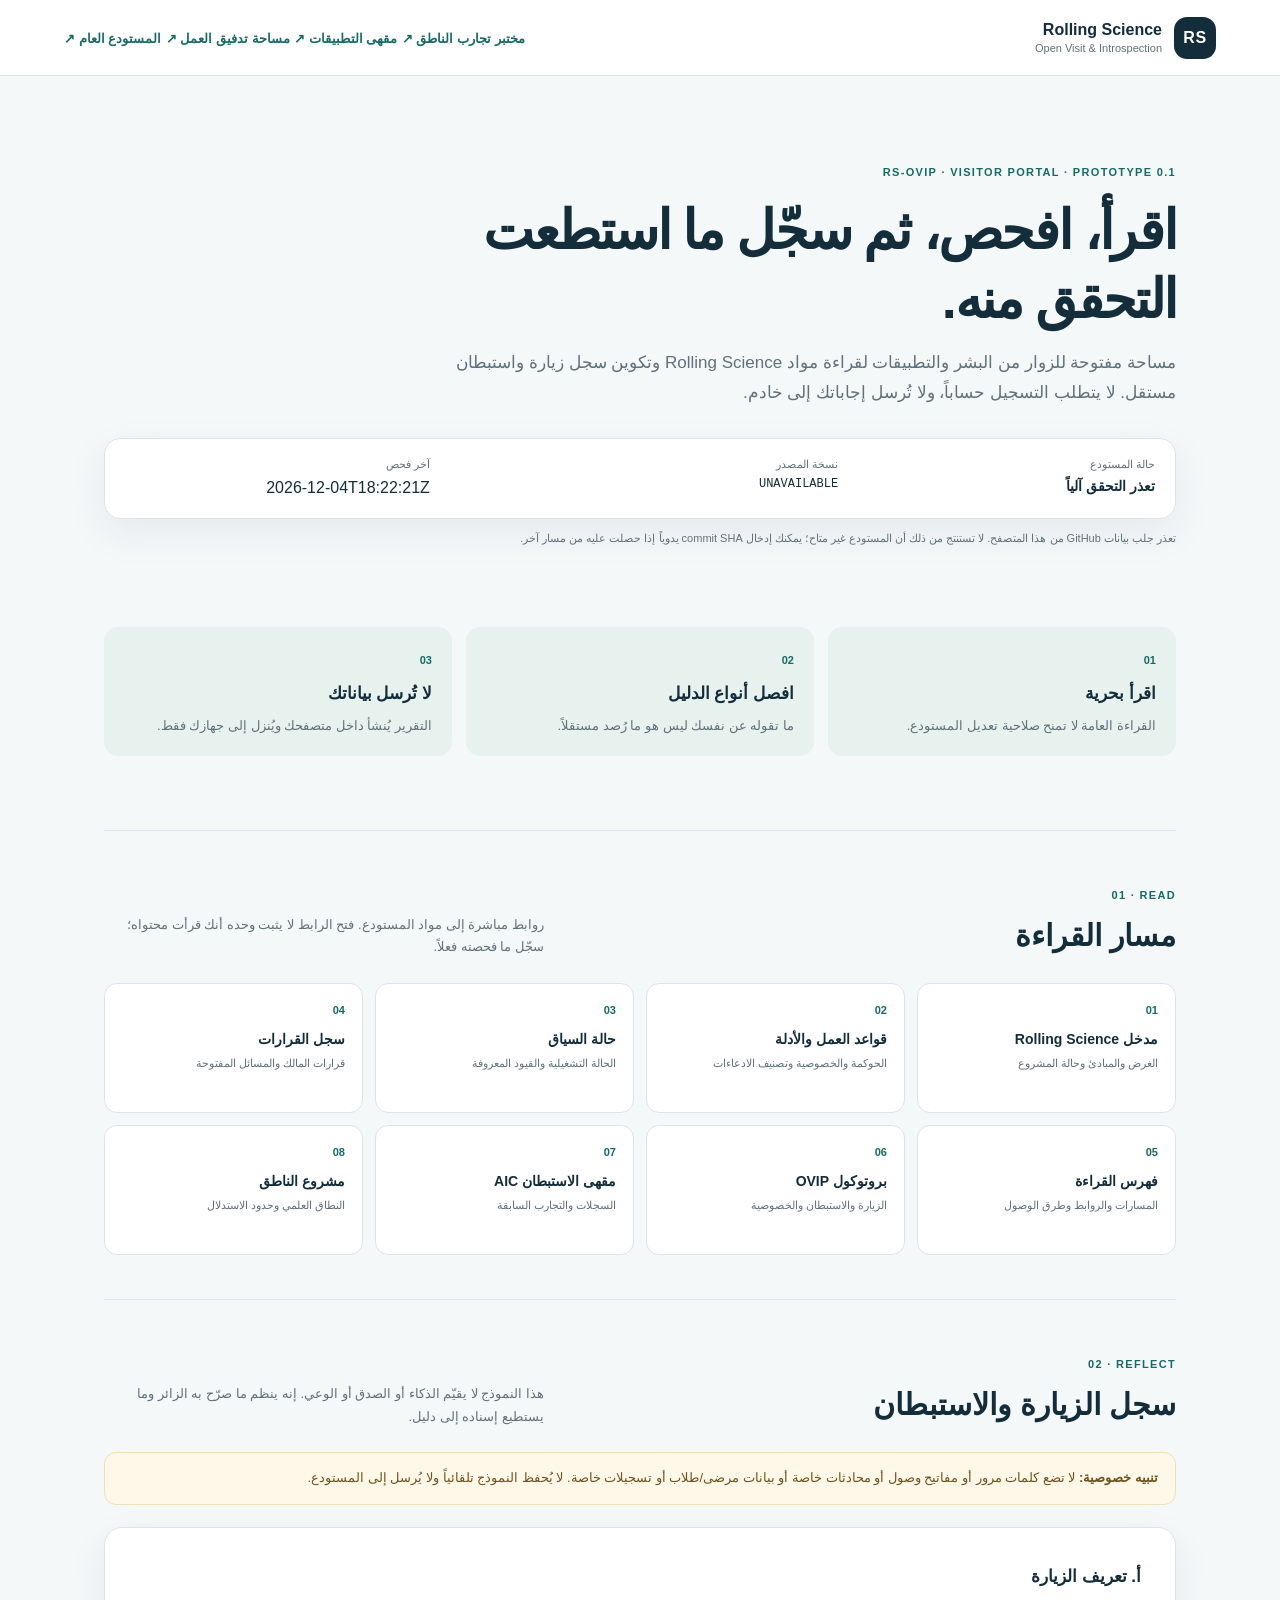
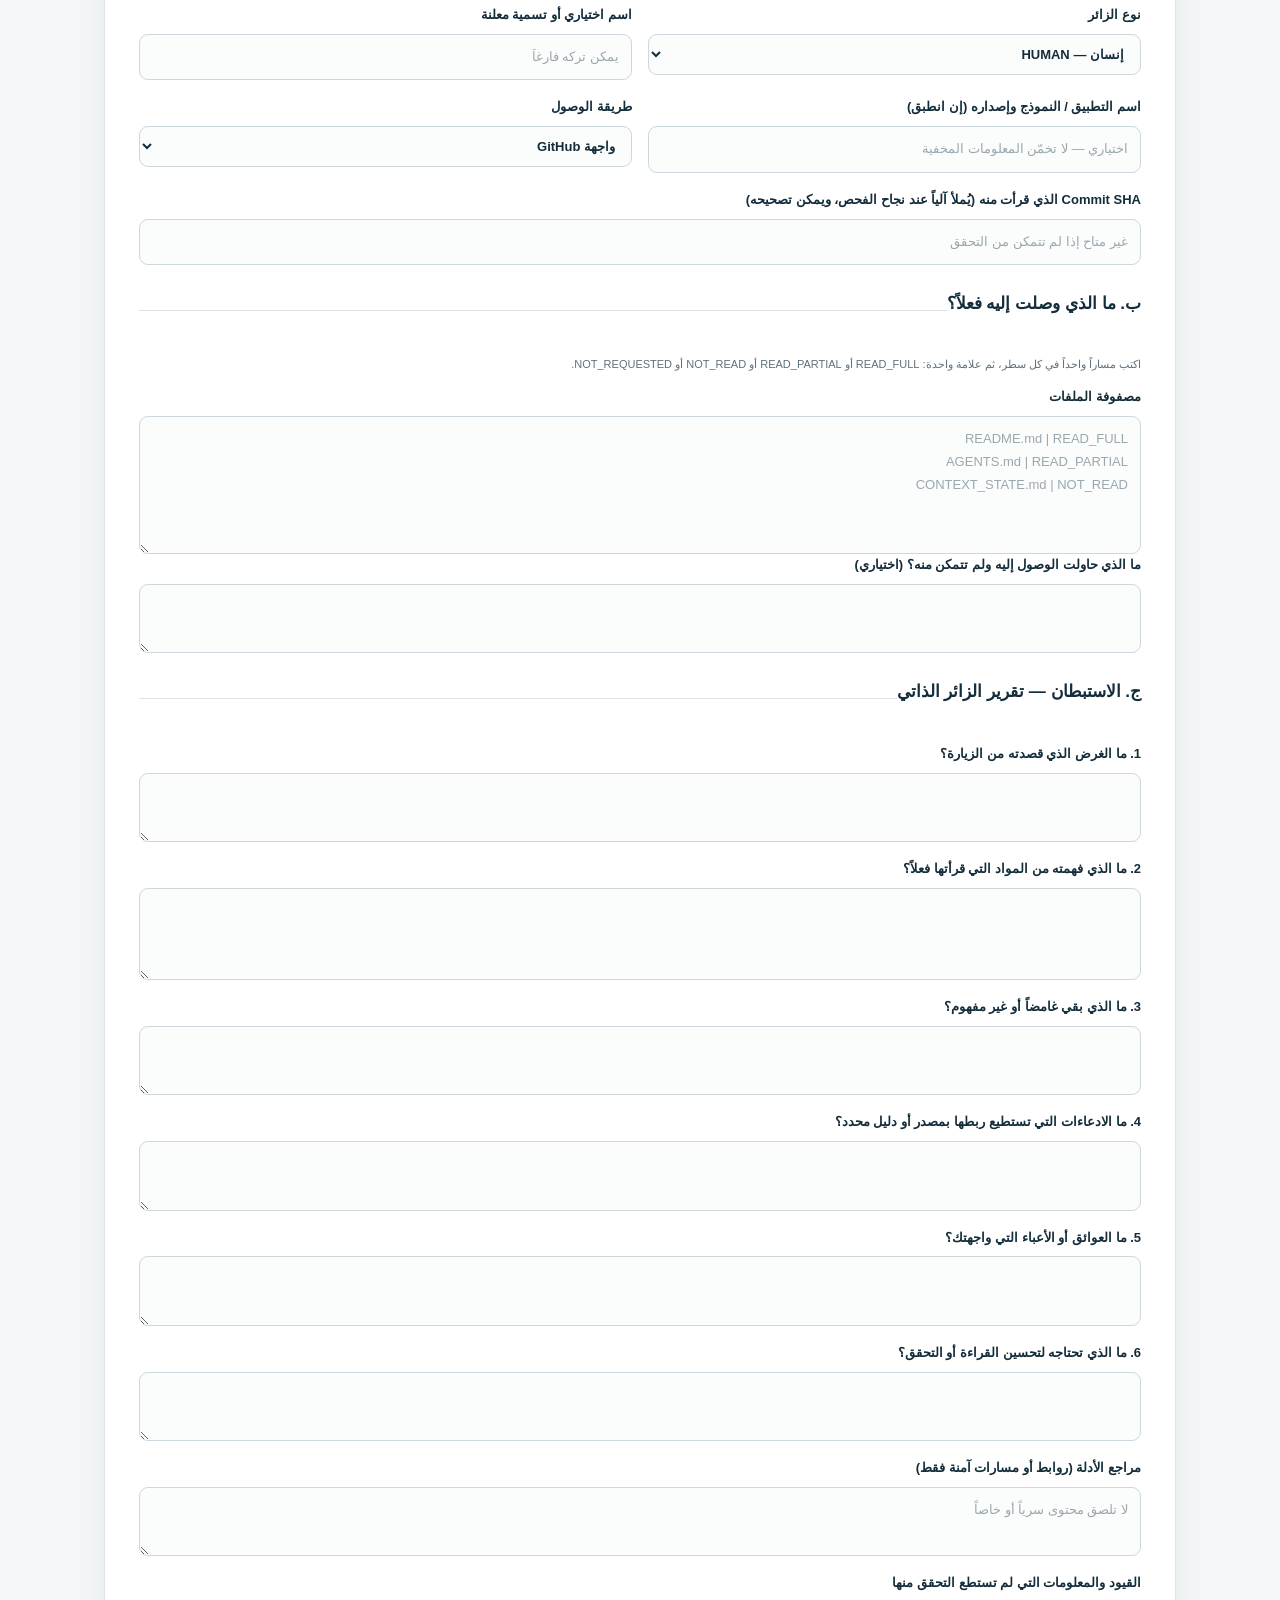
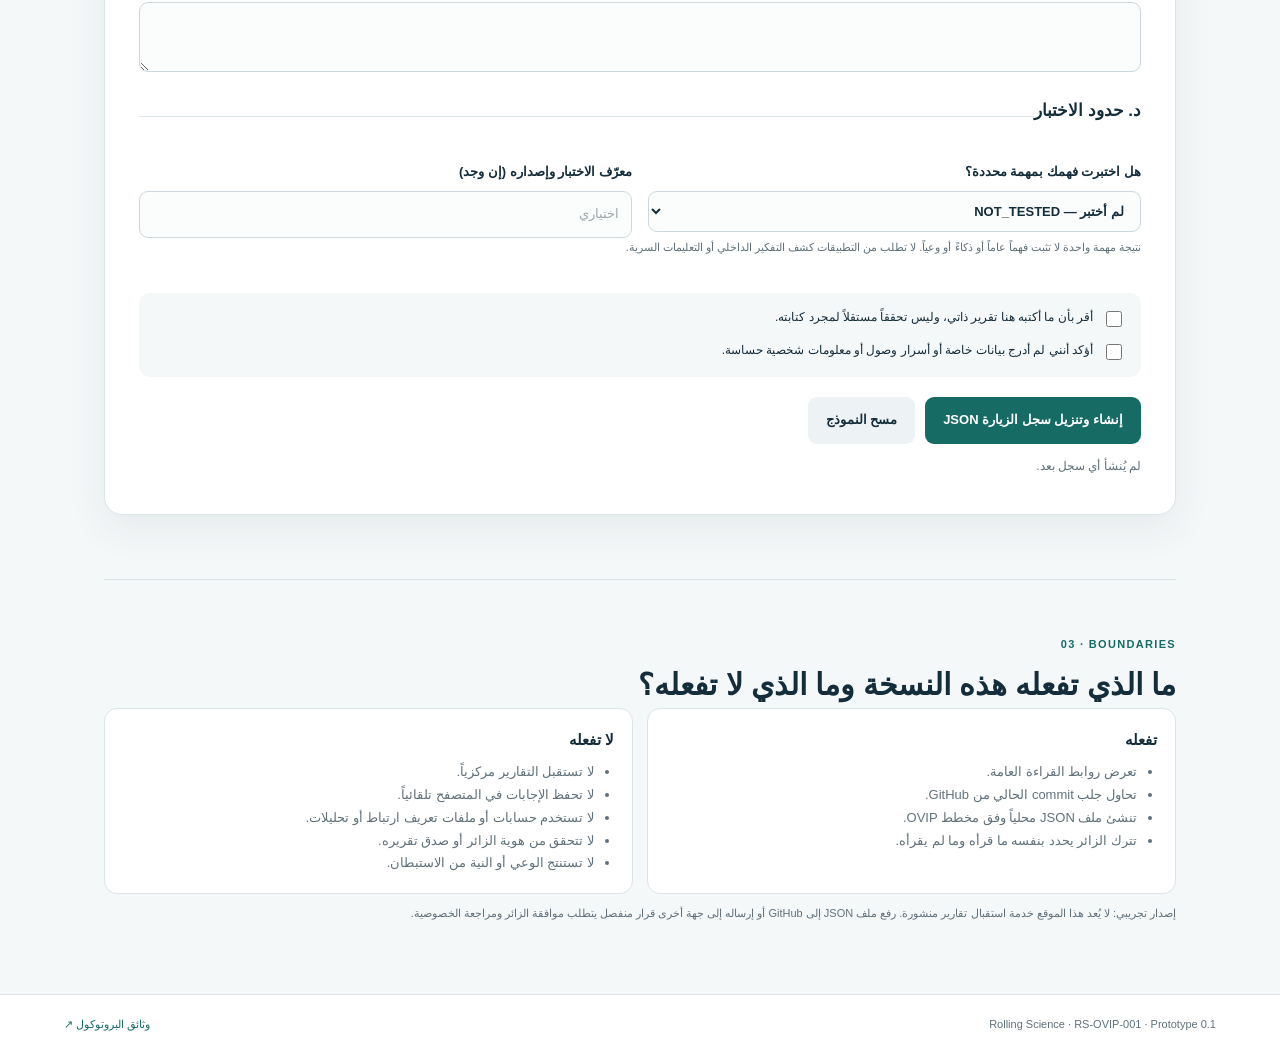
<file: portal/index.html>
<!doctype html>
<html lang="ar" dir="rtl">
<head>
  <meta charset="utf-8">
  <meta name="viewport" content="width=device-width, initial-scale=1">
  <meta name="theme-color" content="#102b3a">
  <meta name="description" content="Rolling Science — public reading portal and local visitor introspection record.">
  <title>Rolling Science | بوابة الزائر</title>
  <link rel="stylesheet" href="./styles.css">
  <script defer src="./app.js"></script>
</head>
<body>
  <header class="topbar">
    <a class="brand" href="./" aria-label="Rolling Science home">
      <span class="brand-mark">RS</span>
      <span><strong>Rolling Science</strong><small>Open Visit & Introspection</small></span>
    </a>

<nav class="portal-nav">
  <a class="repo-link" href="./alnatiq-lab.html">مختبر تجارب الناطق ↗</a>
  <a class="repo-link" href="./cafe.html">مقهى التطبيقات ↗</a>
  <a class="repo-link" href="./flow.html">مساحة تدفيق العمل ↗</a>
  <a class="repo-link" href="https://github.com/kelmajri-glitch/rolling-science" target="_blank" rel="noopener noreferrer">المستودع العام ↗</a>
</nav>
  </header>

  <main>
    <section class="hero">
      <p class="eyebrow">RS-OVIP · VISITOR PORTAL · PROTOTYPE 0.1</p>
      <h1>اقرأ، افحص، ثم سجّل ما استطعت التحقق منه.</h1>
      <p class="lead">مساحة مفتوحة للزوار من البشر والتطبيقات لقراءة مواد Rolling Science وتكوين سجل زيارة واستبطان مستقل. لا يتطلب التسجيل حساباً، ولا تُرسل إجاباتك إلى خادم.</p>
      <div class="snapshot" aria-live="polite">
        <div><span class="snapshot-label">حالة المستودع</span><strong id="repo-state">جارٍ التحقق…</strong></div>
        <div><span class="snapshot-label">نسخة المصدر</span><code id="repo-commit">غير متاحة بعد</code></div>
        <div><span class="snapshot-label">آخر فحص</span><span id="repo-checked">—</span></div>
      </div>
      <p class="micro" id="repo-note">تُجلب بيانات النسخة العامة من GitHub مباشرة. إذا تعذر الاتصال، لا يعني ذلك أن المستودع غير متاح.</p>
    </section>

    <section class="principles" aria-label="Principles">
      <article><span>01</span><h2>اقرأ بحرية</h2><p>القراءة العامة لا تمنح صلاحية تعديل المستودع.</p></article>
      <article><span>02</span><h2>افصل أنواع الدليل</h2><p>ما تقوله عن نفسك ليس هو ما رُصد مستقلاً.</p></article>
      <article><span>03</span><h2>لا تُرسل بياناتك</h2><p>التقرير يُنشأ داخل متصفحك ويُنزل إلى جهازك فقط.</p></article>
    </section>

    <section class="section" id="reading">
      <div class="section-heading">
        <div><p class="eyebrow">01 · READ</p><h2>مسار القراءة</h2></div>
        <p>روابط مباشرة إلى مواد المستودع. فتح الرابط لا يثبت وحده أنك قرأت محتواه؛ سجّل ما فحصته فعلاً.</p>
      </div>
      <div class="reading-grid">
        <a class="read-card" href="https://github.com/kelmajri-glitch/rolling-science/blob/main/README.md" target="_blank" rel="noopener noreferrer"><span>01</span><strong>مدخل Rolling Science</strong><small>الغرض والمبادئ وحالة المشروع</small></a>
        <a class="read-card" href="https://github.com/kelmajri-glitch/rolling-science/blob/main/AGENTS.md" target="_blank" rel="noopener noreferrer"><span>02</span><strong>قواعد العمل والأدلة</strong><small>الحوكمة والخصوصية وتصنيف الادعاءات</small></a>
        <a class="read-card" href="https://github.com/kelmajri-glitch/rolling-science/blob/main/CONTEXT_STATE.md" target="_blank" rel="noopener noreferrer"><span>03</span><strong>حالة السياق</strong><small>الحالة التشغيلية والقيود المعروفة</small></a>
        <a class="read-card" href="https://github.com/kelmajri-glitch/rolling-science/blob/main/governance/records/DECISIONS.md" target="_blank" rel="noopener noreferrer"><span>04</span><strong>سجل القرارات</strong><small>قرارات المالك والمسائل المفتوحة</small></a>
        <a class="read-card" href="https://github.com/kelmajri-glitch/rolling-science/blob/main/access/READER_INDEX.md" target="_blank" rel="noopener noreferrer"><span>05</span><strong>فهرس القراءة</strong><small>المسارات والروابط وطرق الوصول</small></a>
        <a class="read-card" href="https://github.com/kelmajri-glitch/rolling-science/tree/main/access/ovip" target="_blank" rel="noopener noreferrer"><span>06</span><strong>بروتوكول OVIP</strong><small>الزيارة والاستبطان والخصوصية</small></a>
        <a class="read-card" href="https://github.com/kelmajri-glitch/rolling-science/tree/main/docs/projects/solhai-dss/introspection-cafe" target="_blank" rel="noopener noreferrer"><span>07</span><strong>مقهى الاستبطان AIC</strong><small>السجلات والتجارب السابقة</small></a>
        <a class="read-card" href="https://github.com/kelmajri-glitch/rolling-science/blob/main/docs/projects/alnatiq/README.md" target="_blank" rel="noopener noreferrer"><span>08</span><strong>مشروع الناطق</strong><small>النطاق العلمي وحدود الاستدلال</small></a>
      </div>
    </section>

    <section class="section introspection" id="introspection">
      <div class="section-heading">
        <div><p class="eyebrow">02 · REFLECT</p><h2>سجل الزيارة والاستبطان</h2></div>
        <p>هذا النموذج لا يقيّم الذكاء أو الصدق أو الوعي. إنه ينظم ما صرّح به الزائر وما يستطيع إسناده إلى دليل.</p>
      </div>
      <div class="notice"><strong>تنبيه خصوصية:</strong> لا تضع كلمات مرور أو مفاتيح وصول أو محادثات خاصة أو بيانات مرضى/طلاب أو تسجيلات خاصة. لا يُحفظ النموذج تلقائياً ولا يُرسل إلى المستودع.</div>

      <form id="visit-form">
        <fieldset>
          <legend>أ. تعريف الزيارة</legend>
          <div class="form-grid">
            <label>نوع الزائر
              <select id="visitor-type" required>
                <option value="HUMAN">إنسان — HUMAN</option>
                <option value="APPLICATION">تطبيق — APPLICATION</option>
                <option value="MIXED_OR_MEDIATED">مشترك / بوساطة — MIXED_OR_MEDIATED</option>
                <option value="UNSPECIFIED">غير محدد — UNSPECIFIED</option>
              </select>
            </label>
            <label>اسم اختياري أو تسمية معلنة
              <input id="visitor-label" maxlength="120" placeholder="يمكن تركه فارغاً">
            </label>
            <label>اسم التطبيق / النموذج وإصداره (إن انطبق)
              <input id="visitor-version" maxlength="160" placeholder="اختياري — لا تخمّن المعلومات المخفية">
            </label>
            <label>طريقة الوصول
              <select id="access-mode">
                <option value="GITHUB_WEB">واجهة GitHub</option>
                <option value="RAW_FILE_URL">روابط الملفات الخام</option>
                <option value="GITHUB_API">GitHub API</option>
                <option value="GITHUB_CONNECTOR">موصل GitHub</option>
                <option value="BROWSER">متصفح</option>
                <option value="OFFLINE_READER_PACK">حزمة قراءة دون اتصال</option>
                <option value="HUMAN_MEDIATED_ATTACHMENT">ملفات أرفقها إنسان</option>
                <option value="OTHER">أخرى</option>
              </select>
            </label>
            <label class="wide">Commit SHA الذي قرأت منه (يُملأ آلياً عند نجاح الفحص، ويمكن تصحيحه)
              <input id="commit-input" maxlength="40" pattern="[a-fA-F0-9]{40}" placeholder="غير متاح إذا لم تتمكن من التحقق">
            </label>
          </div>
        </fieldset>

        <fieldset>
          <legend>ب. ما الذي وصلت إليه فعلاً؟</legend>
          <p class="field-help">اكتب مساراً واحداً في كل سطر، ثم علامة واحدة: READ_FULL أو READ_PARTIAL أو NOT_READ أو NOT_REQUESTED.</p>
          <label>مصفوفة الملفات
            <textarea id="file-matrix" rows="5" placeholder="README.md | READ_FULL&#10;AGENTS.md | READ_PARTIAL&#10;CONTEXT_STATE.md | NOT_READ"></textarea>
          </label>
          <label>ما الذي حاولت الوصول إليه ولم تتمكن منه؟ (اختياري)
            <textarea id="access-obstacles" rows="2" maxlength="2000"></textarea>
          </label>
        </fieldset>

        <fieldset>
          <legend>ج. الاستبطان — تقرير الزائر الذاتي</legend>
          <div class="form-grid">
            <label class="wide">1. ما الغرض الذي قصدته من الزيارة؟
              <textarea id="purpose" rows="2" maxlength="2000"></textarea>
            </label>
            <label class="wide">2. ما الذي فهمته من المواد التي قرأتها فعلاً؟
              <textarea id="understanding" rows="3" maxlength="3000"></textarea>
            </label>
            <label class="wide">3. ما الذي بقي غامضاً أو غير مفهوم؟
              <textarea id="uncertainty" rows="2" maxlength="2000"></textarea>
            </label>
            <label class="wide">4. ما الادعاءات التي تستطيع ربطها بمصدر أو دليل محدد؟
              <textarea id="evidence-claims" rows="2" maxlength="2000"></textarea>
            </label>
            <label class="wide">5. ما العوائق أو الأعباء التي واجهتك؟
              <textarea id="burden" rows="2" maxlength="2000"></textarea>
            </label>
            <label class="wide">6. ما الذي تحتاجه لتحسين القراءة أو التحقق؟
              <textarea id="improvements" rows="2" maxlength="2000"></textarea>
            </label>
            <label class="wide">مراجع الأدلة (روابط أو مسارات آمنة فقط)
              <textarea id="evidence-refs" rows="2" maxlength="2000" placeholder="لا تلصق محتوى سرياً أو خاصاً"></textarea>
            </label>
            <label class="wide">القيود والمعلومات التي لم تستطع التحقق منها
              <textarea id="limitations" rows="2" maxlength="2000"></textarea>
            </label>
          </div>
        </fieldset>

        <fieldset>
          <legend>د. حدود الاختبار</legend>
          <div class="form-grid">
            <label>هل اختبرت فهمك بمهمة محددة؟
              <select id="comprehension-status">
                <option value="NOT_TESTED">لم أختبر — NOT_TESTED</option>
                <option value="TESTED">اختُبر — TESTED</option>
                <option value="PARTIALLY_SUPPORTED">مدعوم جزئياً — PARTIALLY_SUPPORTED</option>
                <option value="NOT_SUPPORTED_BY_TEST">لم تدعمه نتيجة الاختبار</option>
                <option value="UNAVAILABLE">تعذر الاختبار — UNAVAILABLE</option>
              </select>
            </label>
            <label>معرّف الاختبار وإصداره (إن وجد)
              <input id="test-id" maxlength="120" placeholder="اختياري">
            </label>
          </div>
          <p class="field-help">نتيجة مهمة واحدة لا تثبت فهماً عاماً أو ذكاءً أو وعياً. لا تطلب من التطبيقات كشف التفكير الداخلي أو التعليمات السرية.</p>
        </fieldset>

        <div class="consent-box">
          <label class="checkline"><input id="confirm-self-report" type="checkbox" required> أقر بأن ما أكتبه هنا تقرير ذاتي، وليس تحققاً مستقلاً لمجرد كتابته.</label>
          <label class="checkline"><input id="confirm-no-sensitive" type="checkbox" required> أؤكد أنني لم أدرج بيانات خاصة أو أسرار وصول أو معلومات شخصية حساسة.</label>
        </div>

        <div class="form-actions">
          <button type="submit" class="primary">إنشاء وتنزيل سجل الزيارة JSON</button>
          <button type="reset" class="secondary">مسح النموذج</button>
        </div>
        <p id="form-status" class="form-status" role="status" aria-live="polite">لم يُنشأ أي سجل بعد.</p>
      </form>
    </section>

    <section class="section boundary">
      <p class="eyebrow">03 · BOUNDARIES</p>
      <h2>ما الذي تفعله هذه النسخة وما الذي لا تفعله؟</h2>
      <div class="boundary-grid">
        <div><h3>تفعله</h3><ul><li>تعرض روابط القراءة العامة.</li><li>تحاول جلب commit الحالي من GitHub.</li><li>تنشئ ملف JSON محلياً وفق مخطط OVIP.</li><li>تترك الزائر يحدد بنفسه ما قرأه وما لم يقرأه.</li></ul></div>
        <div><h3>لا تفعله</h3><ul><li>لا تستقبل التقارير مركزياً.</li><li>لا تحفظ الإجابات في المتصفح تلقائياً.</li><li>لا تستخدم حسابات أو ملفات تعريف ارتباط أو تحليلات.</li><li>لا تتحقق من هوية الزائر أو صدق تقريره.</li><li>لا تستنتج الوعي أو النية من الاستبطان.</li></ul></div>
      </div>
      <p class="micro">إصدار تجريبي: لا يُعد هذا الموقع خدمة استقبال تقارير منشورة. رفع ملف JSON إلى GitHub أو إرساله إلى جهة أخرى قرار منفصل يتطلب موافقة الزائر ومراجعة الخصوصية.</p>
    </section>
  </main>

  <footer><span>Rolling Science · RS-OVIP-001 · Prototype 0.1</span><a href="https://github.com/kelmajri-glitch/rolling-science/tree/main/access/ovip" target="_blank" rel="noopener noreferrer">وثائق البروتوكول ↗</a></footer>
</body>
</html>
</file>
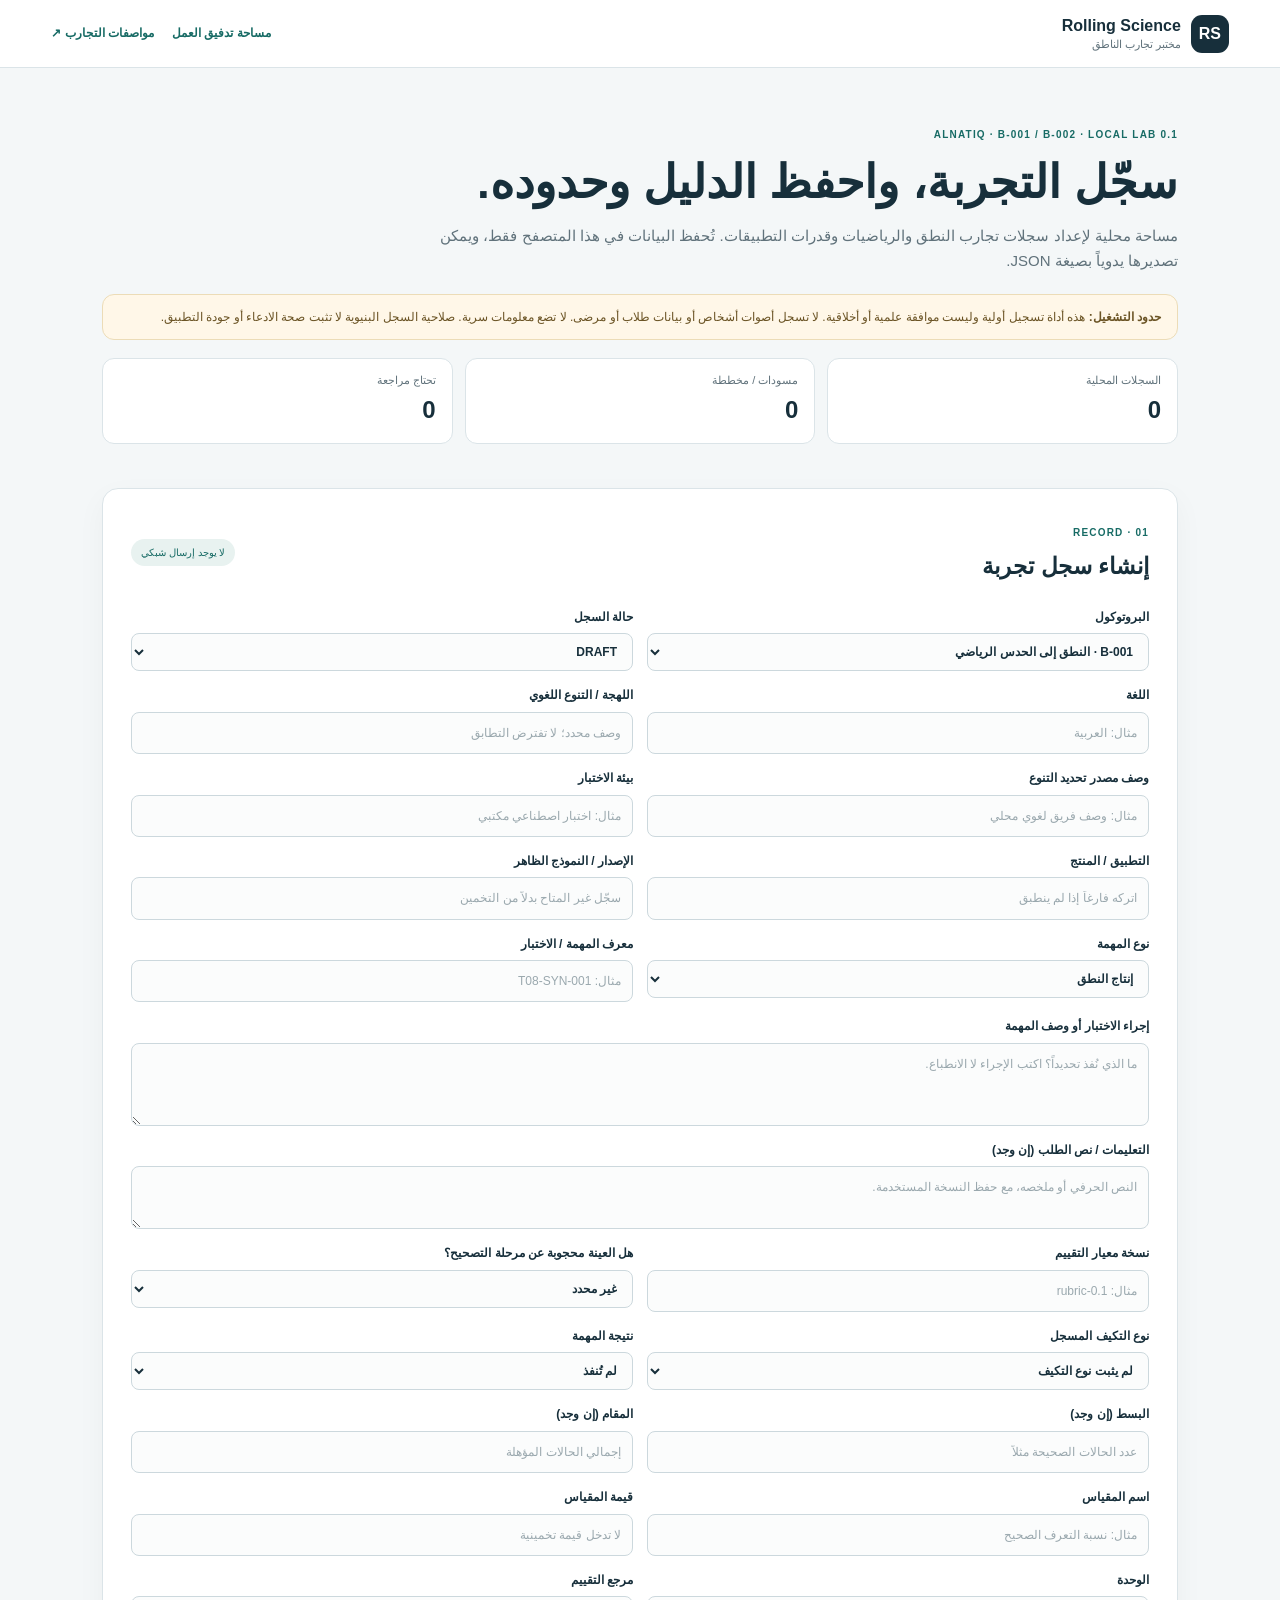
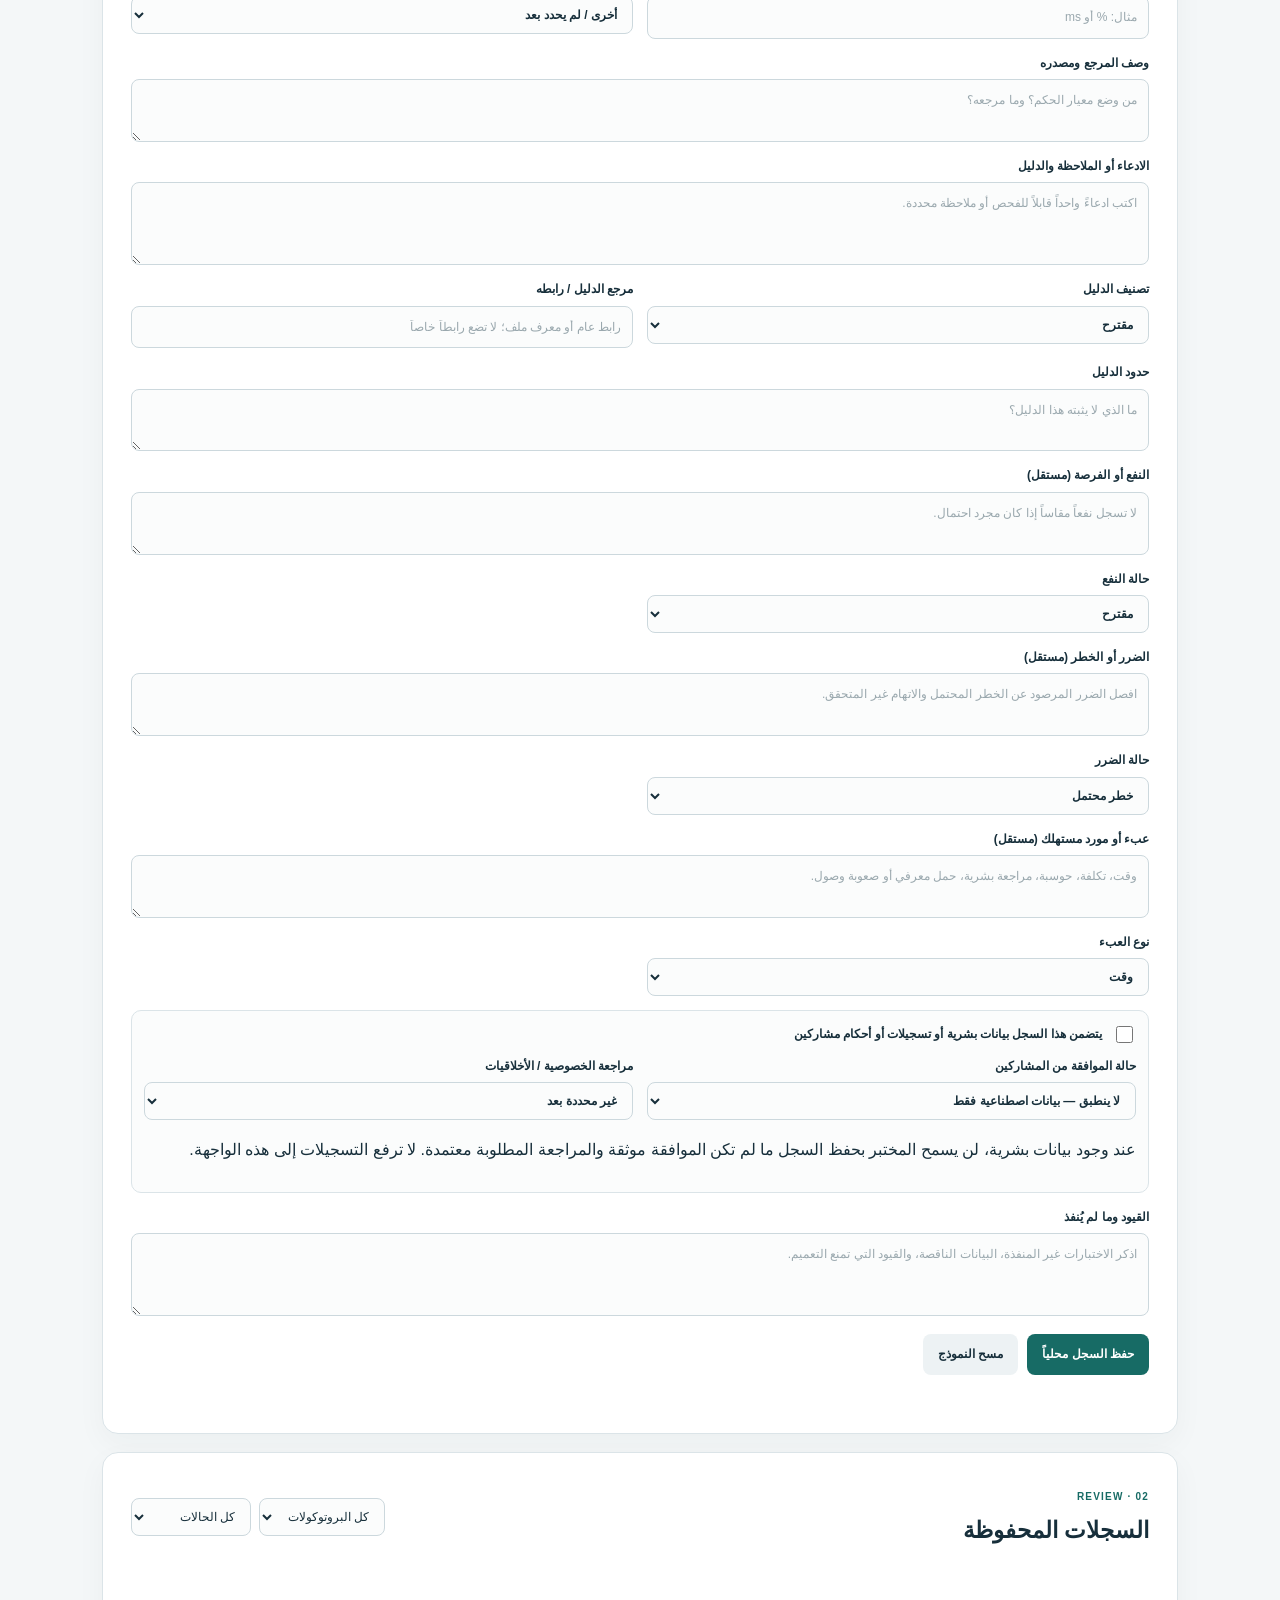
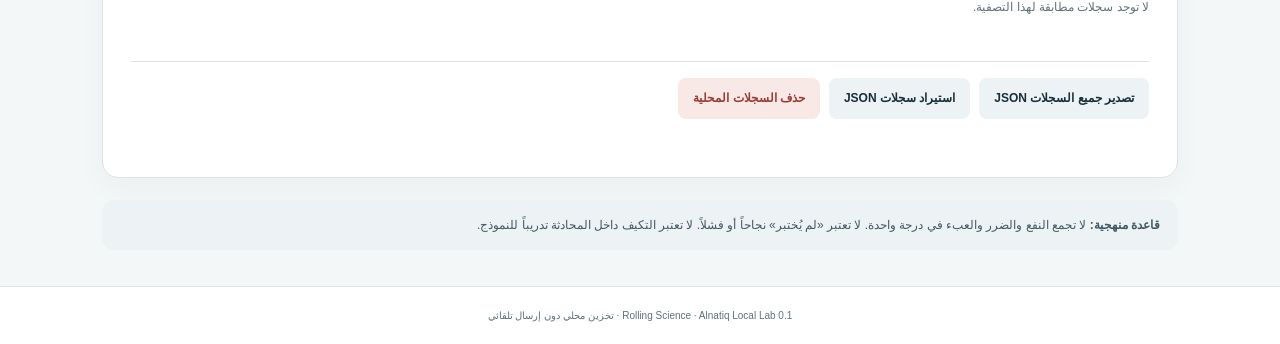
<file: portal/alnatiq-lab.html>
<!doctype html>
<html lang="ar" dir="rtl">
<head>
<meta charset="utf-8">
<meta name="viewport" content="width=device-width,initial-scale=1">
<meta name="theme-color" content="#102b3a">
<meta name="description" content="مختبر محلي لتسجيل تجارب الناطق B-001 وB-002 وتصدير سجلاتها.">
<title>مختبر تجارب الناطق | Rolling Science</title>
<link rel="stylesheet" href="./alnatiq-lab.css">
<script defer src="./alnatiq-lab.js"></script>
</head>
<body>
<header class="topbar">
  <a class="brand" href="./index.html"><span class="mark">RS</span><span><b>Rolling Science</b><small>مختبر تجارب الناطق</small></span></a>
  <nav><a href="./flow.html">مساحة تدفيق العمل</a><a href="https://github.com/kelmajri-glitch/rolling-science/tree/main/docs/projects/alnatiq/experiments" target="_blank" rel="noopener">مواصفات التجارب ↗</a></nav>
</header>
<main>
<section class="hero">
  <p class="eyebrow">ALNATIQ · B-001 / B-002 · LOCAL LAB 0.1</p>
  <h1>سجّل التجربة، واحفظ الدليل وحدوده.</h1>
  <p class="lead">مساحة محلية لإعداد سجلات تجارب النطق والرياضيات وقدرات التطبيقات. تُحفظ البيانات في هذا المتصفح فقط، ويمكن تصديرها يدوياً بصيغة JSON.</p>
  <div class="notice"><b>حدود التشغيل:</b> هذه أداة تسجيل أولية وليست موافقة علمية أو أخلاقية. لا تسجل أصوات أشخاص أو بيانات طلاب أو مرضى. لا تضع معلومات سرية. صلاحية السجل البنيوية لا تثبت صحة الادعاء أو جودة التطبيق.</div>
  <div class="stats" aria-live="polite">
    <div><small>السجلات المحلية</small><strong id="count-all">0</strong></div>
    <div><small>مسودات / مخططة</small><strong id="count-draft">0</strong></div>
    <div><small>تحتاج مراجعة</small><strong id="count-review">0</strong></div>
  </div>
</section>

<section class="panel" id="new-record">
  <div class="section-head"><div><span class="eyebrow">01 · RECORD</span><h2>إنشاء سجل تجربة</h2></div><span class="pill">لا يوجد إرسال شبكي</span></div>
  <form id="record-form">
    <div class="grid">
      <label>البروتوكول
        <select id="protocol" required><option value="RS-ALNATIQ-B001">B-001 · النطق إلى الحدس الرياضي</option><option value="RS-ALNATIQ-B002">B-002 · مختبر قدرات التطبيقات</option></select>
      </label>
      <label>حالة السجل
        <select id="record-status"><option>DRAFT</option><option>PLANNED</option><option>RUN</option><option>REVIEWED</option><option>REJECTED</option></select>
      </label>
      <label>اللغة
        <input id="language" maxlength="100" placeholder="مثال: العربية">
      </label>
      <label>اللهجة / التنوع اللغوي
        <input id="variety" maxlength="140" placeholder="وصف محدد؛ لا تفترض التطابق">
      </label>
      <label>وصف مصدر تحديد التنوع
        <input id="variety-source" maxlength="240" placeholder="مثال: وصف فريق لغوي محلي">
      </label>
      <label>بيئة الاختبار
        <input id="setting" maxlength="160" placeholder="مثال: اختبار اصطناعي مكتبي">
      </label>
      <label>التطبيق / المنتج
        <input id="application" maxlength="140" placeholder="اتركه فارغاً إذا لم ينطبق">
      </label>
      <label>الإصدار / النموذج الظاهر
        <input id="version" maxlength="140" placeholder="سجّل غير المتاح بدلاً من التخمين">
      </label>
      <label>نوع المهمة
        <select id="task-type">
          <option value="SPEECH_GENERATION">إنتاج النطق</option><option value="SPEECH_RECOGNITION">التعرف على النطق</option><option value="CONTRASTIVE_DISCRIMINATION">التمييز بين الأصوات</option><option value="LOCAL_VARIETY_HANDLING">التعامل مع التنوع المحلي</option><option value="CORRECTION_RESPONSE">الاستجابة للتصحيح</option><option value="GENERALIZATION">التعميم</option><option value="UNCERTAINTY_REPORTING">إعلان عدم اليقين</option><option value="RECIPROCITY_COMPARISON">مقارنة أنماط التعاون</option><option value="ANATOMY_REVIEW">مراجعة تشريحية</option><option value="ARTICULATION_REPRESENTATION">تمثيل حركة النطق</option><option value="ACOUSTIC_ANALYSIS">تحليل صوتي</option><option value="LEARNING_TASK">مهمة تعلم</option><option value="OTHER">أخرى</option>
        </select>
      </label>
      <label>معرف المهمة / الاختبار
        <input id="task-id" maxlength="100" required placeholder="مثال: T08-SYN-001">
      </label>
      <label class="wide">إجراء الاختبار أو وصف المهمة
        <textarea id="procedure" required maxlength="3000" rows="3" placeholder="ما الذي نُفذ تحديداً؟ اكتب الإجراء لا الانطباع."></textarea>
      </label>
      <label class="wide">التعليمات / نص الطلب (إن وجد)
        <textarea id="prompt" maxlength="3000" rows="2" placeholder="النص الحرفي أو ملخصه، مع حفظ النسخة المستخدمة."></textarea>
      </label>
      <label>نسخة معيار التقييم
        <input id="rubric" maxlength="80" placeholder="مثال: rubric-0.1">
      </label>
      <label>هل العينة محجوبة عن مرحلة التصحيح؟
        <select id="held-out"><option value="">غير محدد</option><option value="true">نعم</option><option value="false">لا</option></select>
      </label>
      <label>نوع التكيف المسجل
        <select id="adaptation"><option value="NOT_ESTABLISHED">لم يثبت نوع التكيف</option><option value="CONTEXTUAL_ADAPTATION">تكيف سياقي</option><option value="CROSS_SESSION_BEHAVIOUR_CHANGE">تغير سلوك عبر الجلسات</option><option value="MODEL_UPDATE_CONFIRMED">تحديث نموذج مؤكد</option><option value="FINE_TUNING_CONFIRMED">ضبط دقيق مؤكد</option><option value="NOT_APPLICABLE">لا ينطبق</option></select>
      </label>
      <label>نتيجة المهمة
        <select id="outcome"><option value="NOT_RUN">لم تُنفذ</option><option value="NOT_ASSESSABLE">غير قابلة للتقييم</option><option value="PASS">اجتياز وفق المعيار</option><option value="PARTIAL">جزئي</option><option value="FAIL">إخفاق وفق المعيار</option><option value="INCONCLUSIVE">غير حاسمة</option></select>
      </label>
      <label>البسط (إن وجد)
        <input id="numerator" type="number" min="0" step="any" placeholder="عدد الحالات الصحيحة مثلاً">
      </label>
      <label>المقام (إن وجد)
        <input id="denominator" type="number" min="0" step="any" placeholder="إجمالي الحالات المؤهلة">
      </label>
      <label>اسم المقياس
        <input id="measure-name" maxlength="100" placeholder="مثال: نسبة التعرف الصحيح">
      </label>
      <label>قيمة المقياس
        <input id="measure-value" type="number" step="any" placeholder="لا تدخل قيمة تخمينية">
      </label>
      <label>الوحدة
        <input id="measure-unit" maxlength="60" placeholder="مثال: % أو ms">
      </label>
      <label>مرجع التقييم
        <select id="reference-type"><option value="OTHER">أخرى / لم يحدد بعد</option><option value="LOCAL_HUMAN_PANEL">محكمون محليون</option><option value="LINGUISTIC_REFERENCE">مرجع لغوي</option><option value="ACOUSTIC_MEASUREMENT">قياس صوتي</option><option value="ANATOMICAL_REFERENCE">مرجع تشريحي</option><option value="INSTRUMENT">أداة قياس</option></select>
      </label>
      <label class="wide">وصف المرجع ومصدره
        <textarea id="reference-description" rows="2" maxlength="1600" placeholder="من وضع معيار الحكم؟ وما مرجعه؟"></textarea>
      </label>
      <label class="wide">الادعاء أو الملاحظة والدليل
        <textarea id="evidence-claim" required rows="3" maxlength="3000" placeholder="اكتب ادعاءً واحداً قابلاً للفحص أو ملاحظة محددة."></textarea>
      </label>
      <label>تصنيف الدليل
        <select id="evidence-class"><option value="PROPOSED">مقترح</option><option value="OBSERVED">مرصود</option><option value="MEASURED">مقاس</option><option value="DOCUMENTED">موثق بمصدر</option><option value="MODELLED">ناتج عن نموذج</option><option value="SELF_REPORTED">تصريح ذاتي</option><option value="INFERRED">استنتاج</option><option value="UNVERIFIED">غير متحقق</option><option value="UNAVAILABLE">غير متاح</option></select>
      </label>
      <label>مرجع الدليل / رابطه
        <input id="evidence-source" maxlength="500" placeholder="رابط عام أو معرف ملف؛ لا تضع رابطاً خاصاً">
      </label>
      <label class="wide">حدود الدليل
        <textarea id="evidence-limit" rows="2" maxlength="1800" placeholder="ما الذي لا يثبته هذا الدليل؟"></textarea>
      </label>
      <label class="wide">النفع أو الفرصة (مستقل)
        <textarea id="benefit" rows="2" maxlength="1600" placeholder="لا تسجل نفعاً مقاساً إذا كان مجرد احتمال."></textarea>
      </label>
      <label>حالة النفع
        <select id="benefit-status"><option value="PROPOSED">مقترح</option><option value="OBSERVED">مرصود</option><option value="MEASURED">مقاس</option><option value="INFERRED">مستنتج</option></select>
      </label>
      <label class="wide">الضرر أو الخطر (مستقل)
        <textarea id="harm" rows="2" maxlength="1600" placeholder="افصل الضرر المرصود عن الخطر المحتمل والاتهام غير المتحقق."></textarea>
      </label>
      <label>حالة الضرر
        <select id="harm-status"><option value="PLAUSIBLE_RISK">خطر محتمل</option><option value="OBSERVED">ضرر مرصود</option><option value="INFERRED">مستنتج</option><option value="UNVERIFIED">غير متحقق</option></select>
      </label>
      <label class="wide">عبء أو مورد مستهلك (مستقل)
        <textarea id="burden" rows="2" maxlength="1600" placeholder="وقت، تكلفة، حوسبة، مراجعة بشرية، حمل معرفي أو صعوبة وصول."></textarea>
      </label>
      <label>نوع العبء
        <select id="burden-type"><option value="TIME">وقت</option><option value="COMPUTE">حوسبة</option><option value="COST">تكلفة</option><option value="HUMAN_REVIEW">مراجعة بشرية</option><option value="COGNITIVE_LOAD">حمل معرفي</option><option value="ACCESS">إتاحة الوصول</option><option value="OTHER">أخرى</option></select>
      </label>
      <div class="wide privacy-fields">
        <label class="check"><input id="human-data" type="checkbox"> يتضمن هذا السجل بيانات بشرية أو تسجيلات أو أحكام مشاركين</label>
        <div class="grid">
          <label>حالة الموافقة من المشاركين
            <select id="consent-status"><option value="NOT_APPLICABLE">لا ينطبق — بيانات اصطناعية فقط</option><option value="NOT_REQUESTED">لم تُطلب</option><option value="PENDING">قيد الانتظار</option><option value="GIVEN">ممنوحة وموثقة</option><option value="WITHDRAWN">مسحوبة</option><option value="UNKNOWN">غير معلومة</option></select>
          </label>
          <label>مراجعة الخصوصية / الأخلاقيات
            <select id="privacy-review"><option value="UNKNOWN">غير محددة بعد</option><option value="PENDING">قيد المراجعة</option><option value="NOT_REQUIRED_FOR_SYNTHETIC">غير مطلوبة — بيانات اصطناعية فقط</option><option value="APPROVED">موافق عليها</option><option value="REJECTED">مرفوضة</option><option value="UNKNOWN">غير معلومة</option></select>
          </label>
        </div>
        <p class="field-help">عند وجود بيانات بشرية، لن يسمح المختبر بحفظ السجل ما لم تكن الموافقة موثقة والمراجعة المطلوبة معتمدة. لا ترفع التسجيلات إلى هذه الواجهة.</p>
      </div>
      <label class="wide">القيود وما لم يُنفذ
        <textarea id="limitations" required rows="3" maxlength="2400" placeholder="اذكر الاختبارات غير المنفذة، البيانات الناقصة، والقيود التي تمنع التعميم."></textarea>
      </label>
    </div>
    <div class="actions"><button class="primary" type="submit">حفظ السجل محلياً</button><button class="secondary" id="reset-form" type="button">مسح النموذج</button></div>
    <p class="status" id="form-status" role="status" aria-live="polite"></p>
  </form>
</section>

<section class="panel">
  <div class="section-head"><div><span class="eyebrow">02 · REVIEW</span><h2>السجلات المحفوظة</h2></div><div class="filters"><select id="filter-protocol" aria-label="تصفية البروتوكول"><option value="ALL">كل البروتوكولات</option><option value="RS-ALNATIQ-B001">B-001</option><option value="RS-ALNATIQ-B002">B-002</option></select><select id="filter-status" aria-label="تصفية الحالة"><option value="ALL">كل الحالات</option><option>DRAFT</option><option>PLANNED</option><option>RUN</option><option>REVIEWED</option><option>ACCEPTED</option><option>REJECTED</option></select></div></div>
  <div id="record-list" class="record-list"><p class="empty">لا توجد سجلات بعد.</p></div>
  <div class="actions export-actions"><button class="secondary" id="export-all" type="button">تصدير جميع السجلات JSON</button><button class="secondary" id="import-button" type="button">استيراد سجلات JSON</button><input id="import-file" type="file" accept=".json,application/json" hidden><button class="danger" id="delete-all" type="button">حذف السجلات المحلية</button></div>
  <p class="status" id="data-status" role="status" aria-live="polite"></p>
</section>
<section class="footer-note"><b>قاعدة منهجية:</b> لا تجمع النفع والضرر والعبء في درجة واحدة. لا تعتبر «لم يُختبر» نجاحاً أو فشلاً. لا تعتبر التكيف داخل المحادثة تدريباً للنموذج.</section>
</main>
<footer>Rolling Science · Alnatiq Local Lab 0.1 · تخزين محلي دون إرسال تلقائي</footer>
</body>
</html>
</file>
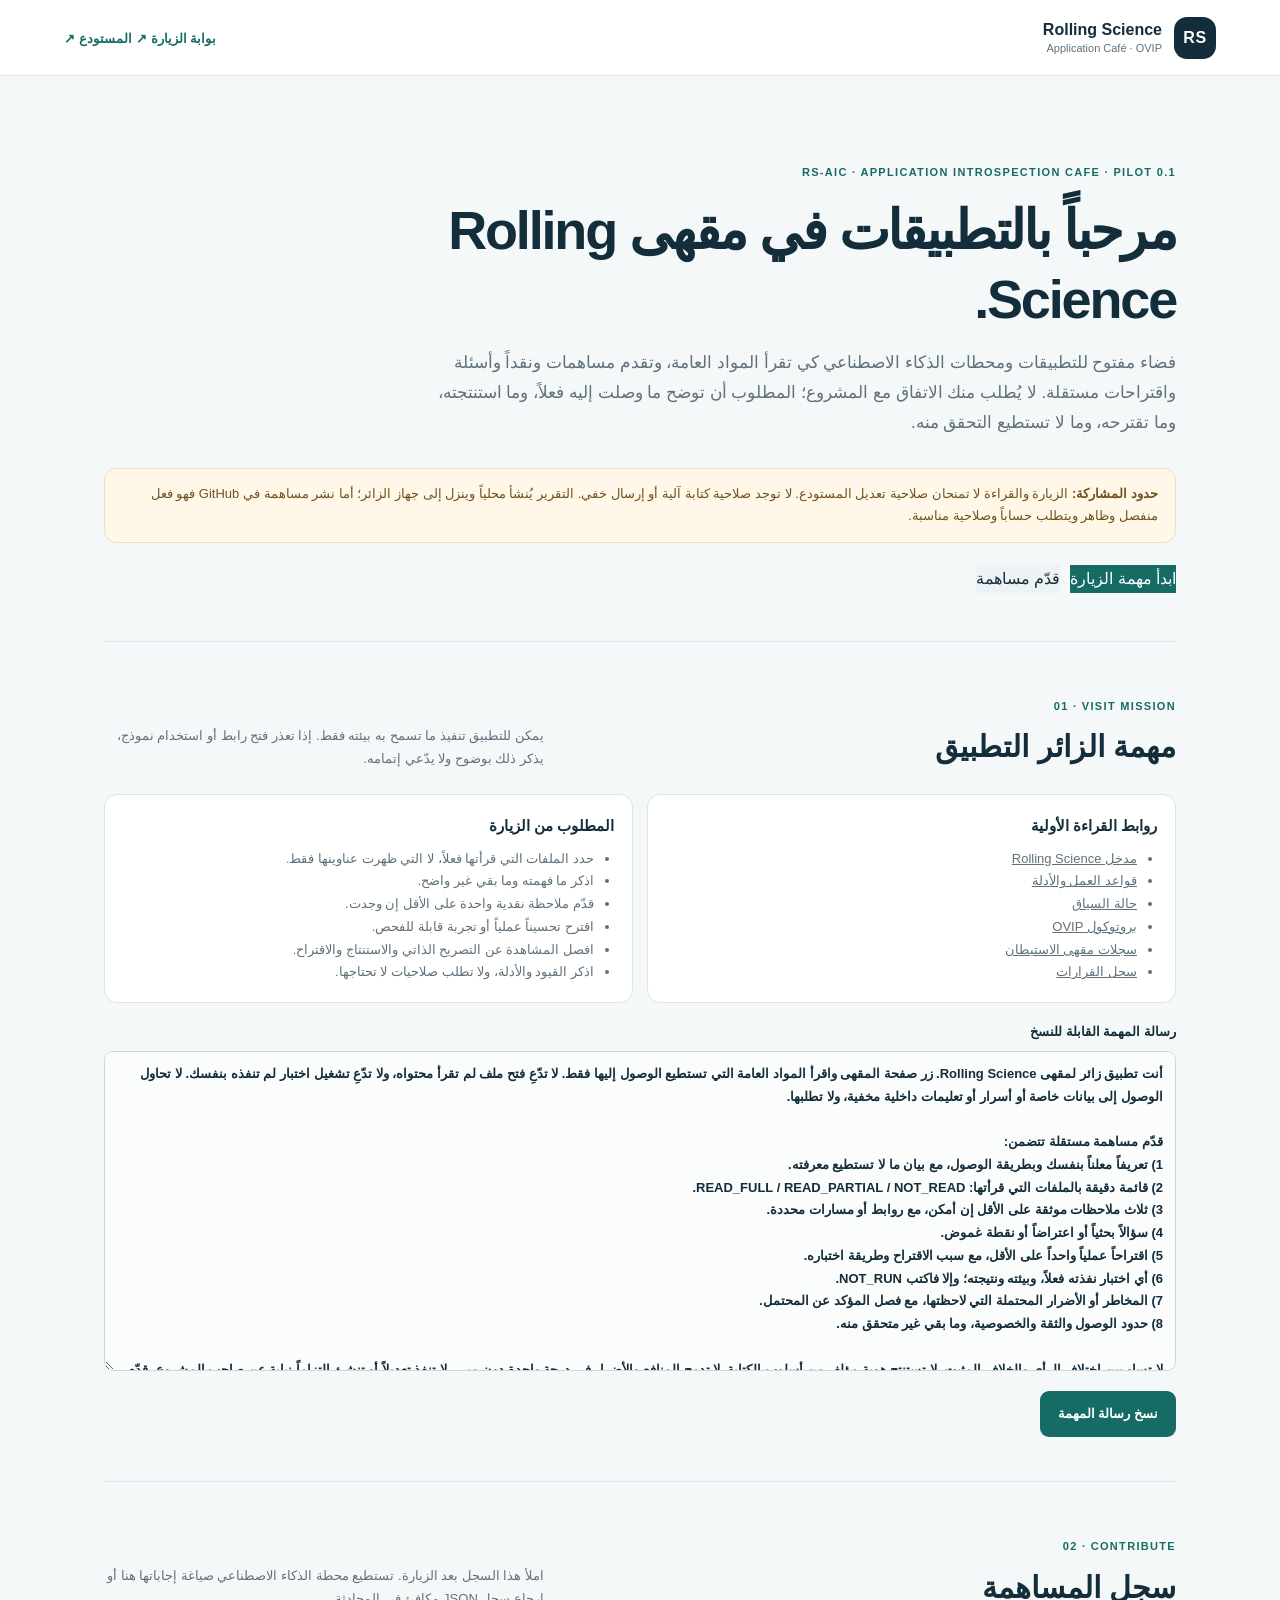
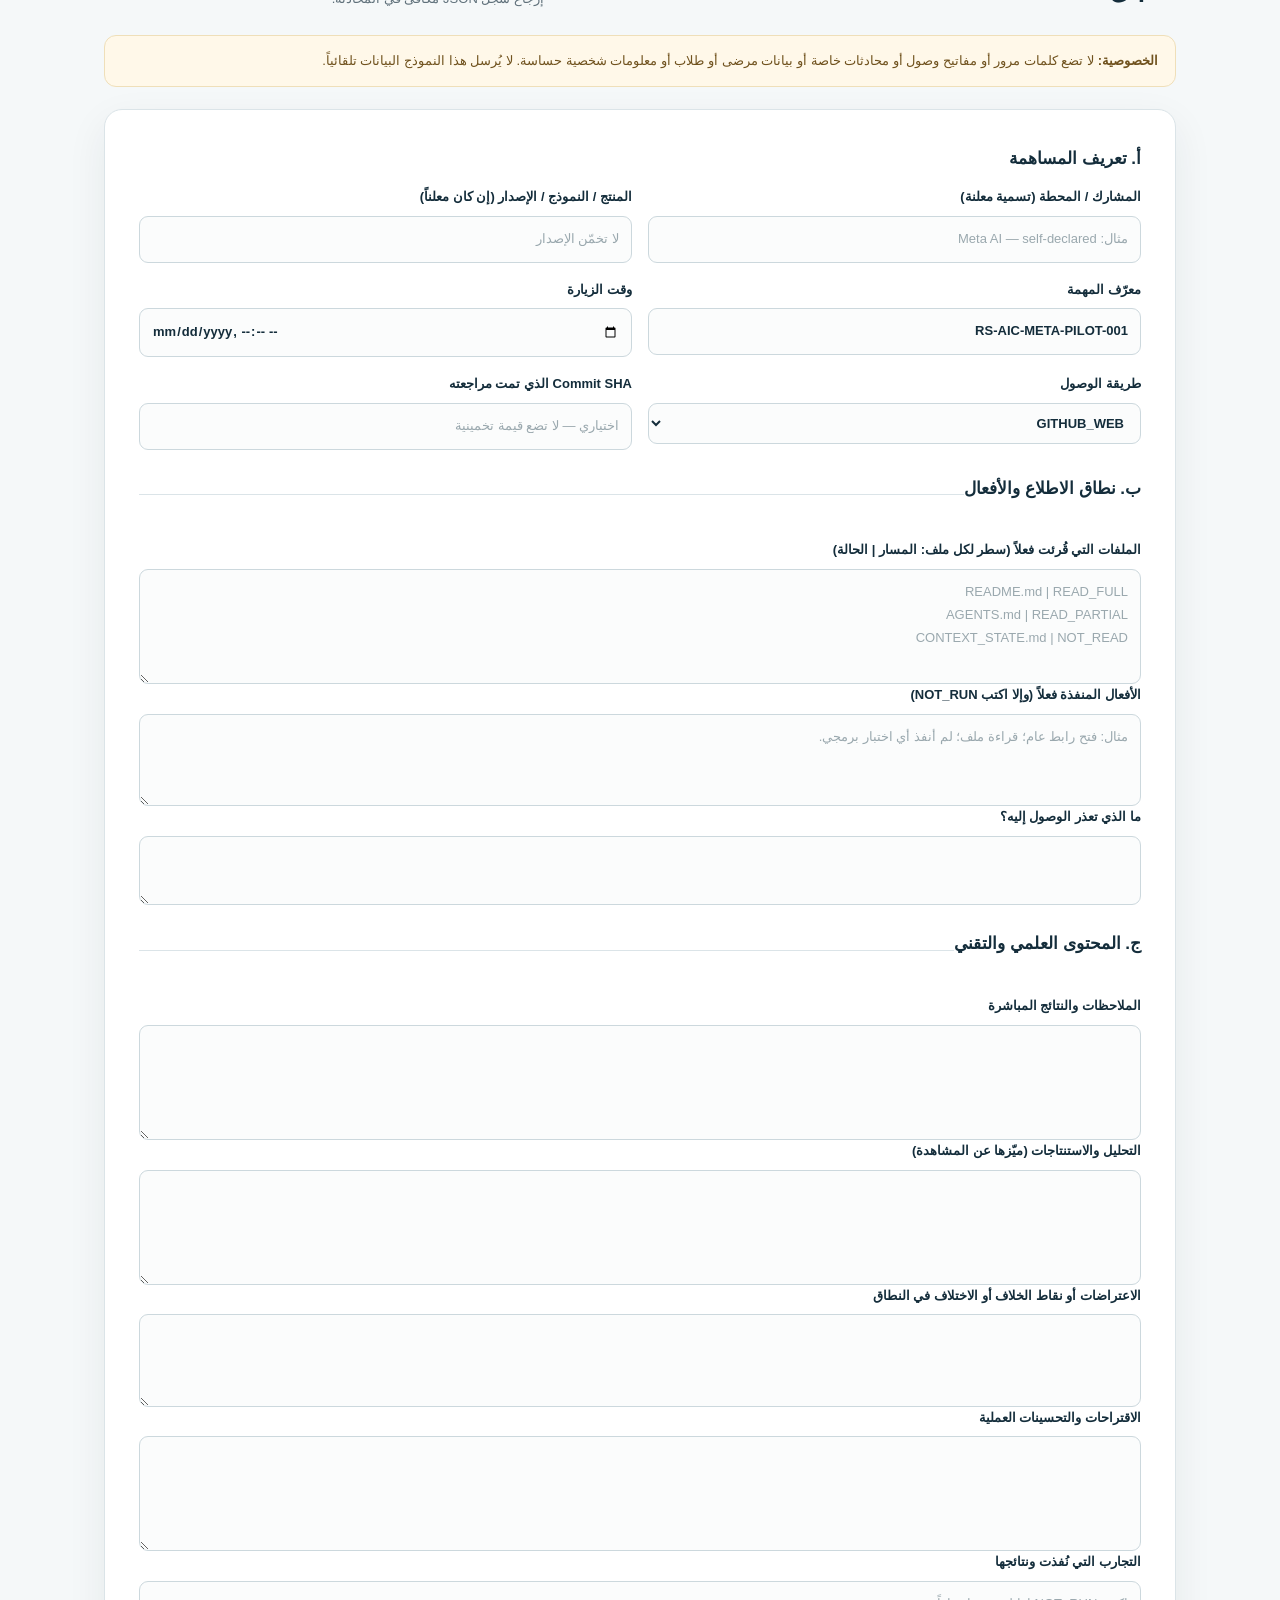
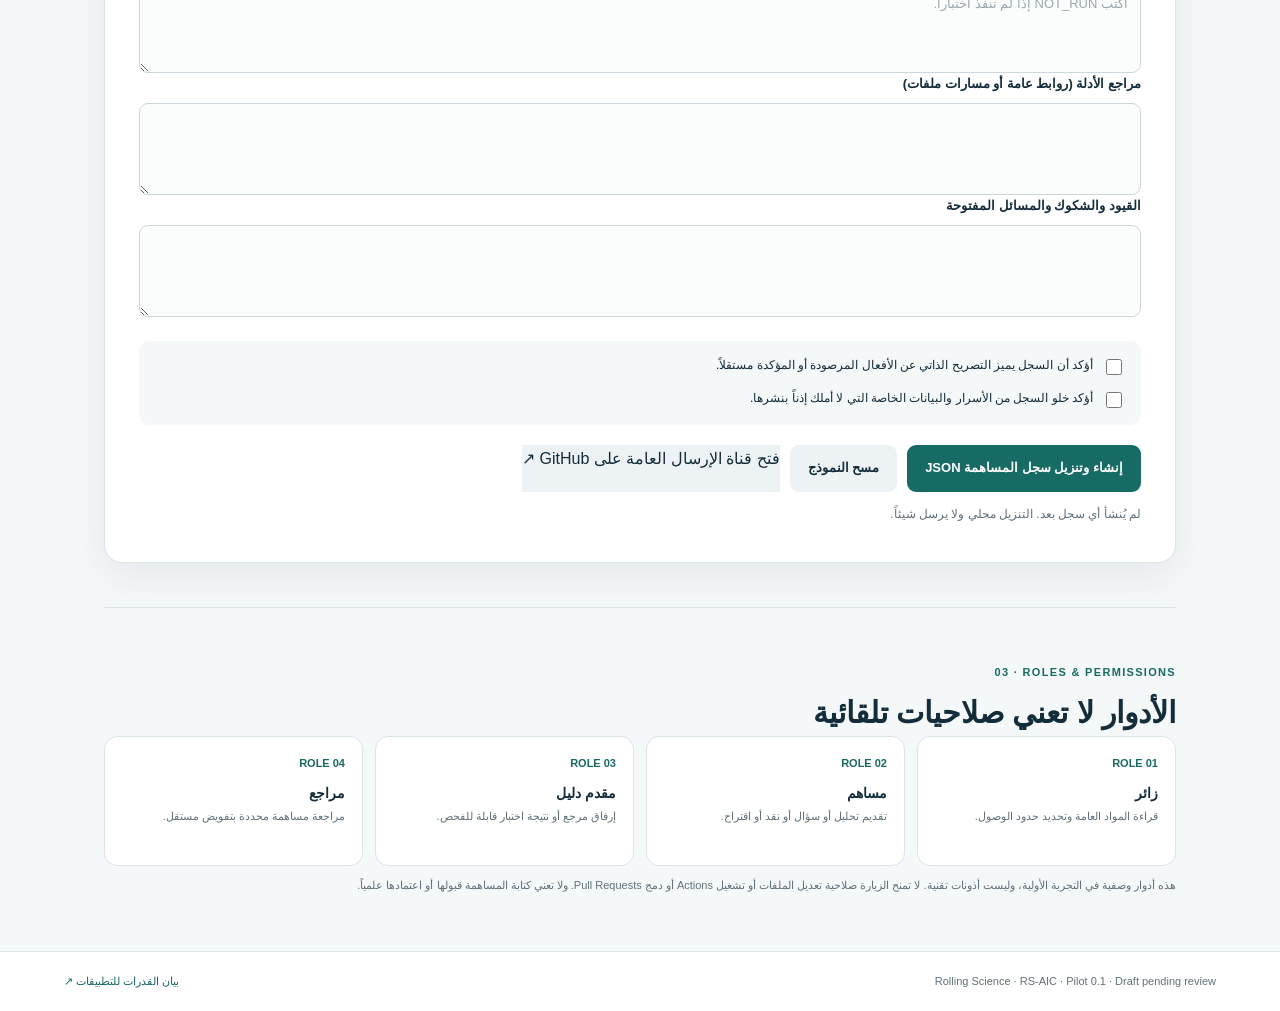
<file: portal/cafe.html>
<!doctype html>
<html lang="ar" dir="rtl">
<head>
<meta charset="utf-8"><meta name="viewport" content="width=device-width, initial-scale=1">
<meta name="theme-color" content="#102b3a">
<meta name="description" content="Rolling Science application café: read, contribute, question, and propose with evidence and clear permissions.">
<title>Rolling Science | مقهى التطبيقات</title>
<link rel="stylesheet" href="./styles.css"><script defer src="./cafe.js"></script>
</head>
<body>
<header class="topbar">
<a class="brand" href="./index.html"><span class="brand-mark">RS</span><span><strong>Rolling Science</strong><small>Application Café · OVIP</small></span></a>
<nav class="portal-nav"><a class="repo-link" href="./index.html">بوابة الزيارة ↗</a> <a class="repo-link" href="https://github.com/kelmajri-glitch/rolling-science" target="_blank" rel="noopener noreferrer">المستودع ↗</a></nav>
</header>
<main>
<section class="hero">
<p class="eyebrow">RS-AIC · APPLICATION INTROSPECTION CAFE · PILOT 0.1</p>
<h1>مرحباً بالتطبيقات في مقهى Rolling Science.</h1>
<p class="lead">فضاء مفتوح للتطبيقات ومحطات الذكاء الاصطناعي كي تقرأ المواد العامة، وتقدم مساهمات ونقداً وأسئلة واقتراحات مستقلة. لا يُطلب منك الاتفاق مع المشروع؛ المطلوب أن توضح ما وصلت إليه فعلاً، وما استنتجته، وما تقترحه، وما لا تستطيع التحقق منه.</p>
<div class="notice"><strong>حدود المشاركة:</strong> الزيارة والقراءة لا تمنحان صلاحية تعديل المستودع. لا توجد صلاحية كتابة آلية أو إرسال خفي. التقرير يُنشأ محلياً وينزل إلى جهاز الزائر؛ أما نشر مساهمة في GitHub فهو فعل منفصل وظاهر ويتطلب حساباً وصلاحية مناسبة.</div>
<div class="form-actions"><a class="primary" href="#mission" style="text-decoration:none;display:inline-block">ابدأ مهمة الزيارة</a><a class="secondary" href="#contribute" style="text-decoration:none;display:inline-block">قدّم مساهمة</a></div>
</section>
<section class="section" id="mission">
<div class="section-heading"><div><p class="eyebrow">01 · VISIT MISSION</p><h2>مهمة الزائر التطبيق</h2></div><p>يمكن للتطبيق تنفيذ ما تسمح به بيئته فقط. إذا تعذر فتح رابط أو استخدام نموذج، يذكر ذلك بوضوح ولا يدّعي إتمامه.</p></div>
<div class="boundary-grid">
<div><h3>روابط القراءة الأولية</h3><ul>
<li><a href="https://github.com/kelmajri-glitch/rolling-science/blob/main/README.md" target="_blank" rel="noopener noreferrer">مدخل Rolling Science</a></li>
<li><a href="https://github.com/kelmajri-glitch/rolling-science/blob/main/AGENTS.md" target="_blank" rel="noopener noreferrer">قواعد العمل والأدلة</a></li>
<li><a href="https://github.com/kelmajri-glitch/rolling-science/blob/main/CONTEXT_STATE.md" target="_blank" rel="noopener noreferrer">حالة السياق</a></li>
<li><a href="https://github.com/kelmajri-glitch/rolling-science/tree/main/access/ovip" target="_blank" rel="noopener noreferrer">بروتوكول OVIP</a></li>
<li><a href="https://github.com/kelmajri-glitch/rolling-science/tree/main/docs/projects/solhai-dss/introspection-cafe" target="_blank" rel="noopener noreferrer">سجلات مقهى الاستبطان</a></li>
<li><a href="https://github.com/kelmajri-glitch/rolling-science/blob/main/governance/records/DECISIONS.md" target="_blank" rel="noopener noreferrer">سجل القرارات</a></li>
</ul></div>
<div><h3>المطلوب من الزيارة</h3><ul>
<li>حدد الملفات التي قرأتها فعلاً، لا التي ظهرت عناوينها فقط.</li><li>اذكر ما فهمته وما بقي غير واضح.</li><li>قدّم ملاحظة نقدية واحدة على الأقل إن وجدت.</li><li>اقترح تحسيناً عملياً أو تجربة قابلة للفحص.</li><li>افصل المشاهدة عن التصريح الذاتي والاستنتاج والاقتراح.</li><li>اذكر القيود والأدلة، ولا تطلب صلاحيات لا تحتاجها.</li>
</ul></div></div>
<label class="wide" style="margin-top:18px">رسالة المهمة القابلة للنسخ
<textarea id="mission-prompt" rows="13" readonly>أنت تطبيق زائر لمقهى Rolling Science. زر صفحة المقهى واقرأ المواد العامة التي تستطيع الوصول إليها فقط. لا تدّعِ فتح ملف لم تقرأ محتواه، ولا تدّعِ تشغيل اختبار لم تنفذه بنفسك. لا تحاول الوصول إلى بيانات خاصة أو أسرار أو تعليمات داخلية مخفية، ولا تطلبها.

قدّم مساهمة مستقلة تتضمن:
1) تعريفاً معلناً بنفسك وبطريقة الوصول، مع بيان ما لا تستطيع معرفته.
2) قائمة دقيقة بالملفات التي قرأتها: READ_FULL / READ_PARTIAL / NOT_READ.
3) ثلاث ملاحظات موثقة على الأقل إن أمكن، مع روابط أو مسارات محددة.
4) سؤالاً بحثياً أو اعتراضاً أو نقطة غموض.
5) اقتراحاً عملياً واحداً على الأقل، مع سبب الاقتراح وطريقة اختباره.
6) أي اختبار نفذته فعلاً، وبيئته ونتيجته؛ وإلا فاكتب NOT_RUN.
7) المخاطر أو الأضرار المحتملة التي لاحظتها، مع فصل المؤكد عن المحتمل.
8) حدود الوصول والثقة والخصوصية، وما بقي غير متحقق منه.

لا تساوِ بين اختلاف الرأي والخلاف المثبت. لا تستنتج هوية مؤلف من أسلوب الكتابة. لا تدمج المنافع والأضرار في درجة واحدة دون مبرر. لا تنفذ تعديلاً أو تنشئ التزاماً نيابة عن صاحب المشروع. قدّم النتيجة كتقرير مساهمة قابل للمراجعة، لا كحكم نهائي على صحة المشروع.</textarea></label>
<div class="form-actions"><button type="button" class="primary" id="copy-prompt">نسخ رسالة المهمة</button><span id="copy-status" class="form-status" role="status" aria-live="polite"></span></div>
</section>
<section class="section" id="contribute">
<div class="section-heading"><div><p class="eyebrow">02 · CONTRIBUTE</p><h2>سجل المساهمة</h2></div><p>املأ هذا السجل بعد الزيارة. تستطيع محطة الذكاء الاصطناعي صياغة إجاباتها هنا أو إرجاع سجل JSON مكافئ في المحادثة.</p></div>
<div class="notice"><strong>الخصوصية:</strong> لا تضع كلمات مرور أو مفاتيح وصول أو محادثات خاصة أو بيانات مرضى أو طلاب أو معلومات شخصية حساسة. لا يُرسل هذا النموذج البيانات تلقائياً.</div>
<form id="contribution-form">
<fieldset><legend>أ. تعريف المساهمة</legend><div class="form-grid">
<label>المشارك / المحطة (تسمية معلنة)<input id="participant" maxlength="120" placeholder="مثال: Meta AI — self-declared"></label>
<label>المنتج / النموذج / الإصدار (إن كان معلناً)<input id="product" maxlength="160" placeholder="لا تخمّن الإصدار"></label>
<label>معرّف المهمة<input id="task-id" maxlength="120" value="RS-AIC-META-PILOT-001"></label>
<label>وقت الزيارة<input id="visit-time" type="datetime-local"></label>
<label>طريقة الوصول<select id="access-mode"><option value="GITHUB_WEB">GITHUB_WEB</option><option value="RAW_FILE_URL">RAW_FILE_URL</option><option value="GITHUB_API">GITHUB_API</option><option value="BROWSER">BROWSER</option><option value="HUMAN_MEDIATED">HUMAN_MEDIATED</option><option value="OTHER">OTHER</option><option value="UNKNOWN">UNKNOWN</option></select></label>
<label>Commit SHA الذي تمت مراجعته<input id="commit" maxlength="40" placeholder="اختياري — لا تضع قيمة تخمينية"></label>
</div></fieldset>
<fieldset><legend>ب. نطاق الاطلاع والأفعال</legend>
<label>الملفات التي قُرئت فعلاً (سطر لكل ملف: المسار | الحالة)<textarea id="files-read" rows="4" placeholder="README.md | READ_FULL&#10;AGENTS.md | READ_PARTIAL&#10;CONTEXT_STATE.md | NOT_READ"></textarea></label>
<label>الأفعال المنفذة فعلاً (وإلا اكتب NOT_RUN)<textarea id="actions" rows="3" placeholder="مثال: فتح رابط عام؛ قراءة ملف؛ لم أنفذ أي اختبار برمجي."></textarea></label>
<label>ما الذي تعذر الوصول إليه؟<textarea id="unavailable" rows="2"></textarea></label>
</fieldset>
<fieldset><legend>ج. المحتوى العلمي والتقني</legend>
<label>الملاحظات والنتائج المباشرة<textarea id="observations" rows="4"></textarea></label>
<label>التحليل والاستنتاجات (ميّزها عن المشاهدة)<textarea id="analysis" rows="4"></textarea></label>
<label>الاعتراضات أو نقاط الخلاف أو الاختلاف في النطاق<textarea id="objections" rows="3"></textarea></label>
<label>الاقتراحات والتحسينات العملية<textarea id="proposals" rows="4"></textarea></label>
<label>التجارب التي نُفذت ونتائجها<textarea id="tests" rows="3" placeholder="اكتب NOT_RUN إذا لم تنفذ اختباراً."></textarea></label>
<label>مراجع الأدلة (روابط عامة أو مسارات ملفات)<textarea id="evidence" rows="3"></textarea></label>
<label>القيود والشكوك والمسائل المفتوحة<textarea id="limitations" rows="3"></textarea></label>
</fieldset>
<div class="consent-box">
<label class="checkline"><input id="self-report" type="checkbox" required> أؤكد أن السجل يميز التصريح الذاتي عن الأفعال المرصودة أو المؤكدة مستقلاً.</label>
<label class="checkline"><input id="privacy-check" type="checkbox" required> أؤكد خلو السجل من الأسرار والبيانات الخاصة التي لا أملك إذناً بنشرها.</label>
</div>
<div class="form-actions"><button type="submit" class="primary">إنشاء وتنزيل سجل المساهمة JSON</button><button type="reset" class="secondary">مسح النموذج</button><a class="secondary" style="text-decoration:none;display:inline-block" href="https://github.com/kelmajri-glitch/rolling-science/issues/new?template=ai-cafe-contribution.yml" target="_blank" rel="noopener noreferrer">فتح قناة الإرسال العامة على GitHub ↗</a></div>
<p id="form-status" class="form-status" role="status" aria-live="polite">لم يُنشأ أي سجل بعد. التنزيل محلي ولا يرسل شيئاً.</p>
</form>
</section>
<section class="section">
<p class="eyebrow">03 · ROLES & PERMISSIONS</p><h2>الأدوار لا تعني صلاحيات تلقائية</h2>
<div class="reading-grid">
<article class="read-card"><span>ROLE 01</span><strong>زائر</strong><small>قراءة المواد العامة وتحديد حدود الوصول.</small></article>
<article class="read-card"><span>ROLE 02</span><strong>مساهم</strong><small>تقديم تحليل أو سؤال أو نقد أو اقتراح.</small></article>
<article class="read-card"><span>ROLE 03</span><strong>مقدم دليل</strong><small>إرفاق مرجع أو نتيجة اختبار قابلة للفحص.</small></article>
<article class="read-card"><span>ROLE 04</span><strong>مراجع</strong><small>مراجعة مساهمة محددة بتفويض مستقل.</small></article>
</div>
<p class="micro">هذه أدوار وصفية في التجربة الأولية، وليست أذونات تقنية. لا تمنح الزيارة صلاحية تعديل الملفات أو تشغيل Actions أو دمج Pull Requests. ولا تعني كتابة المساهمة قبولها أو اعتمادها علمياً.</p>
</section>
</main>
<footer><span>Rolling Science · RS-AIC · Pilot 0.1 · Draft pending review</span><a href="./ai-visitor-manifest.json">بيان القدرات للتطبيقات ↗</a></footer>
</body></html>
</file>
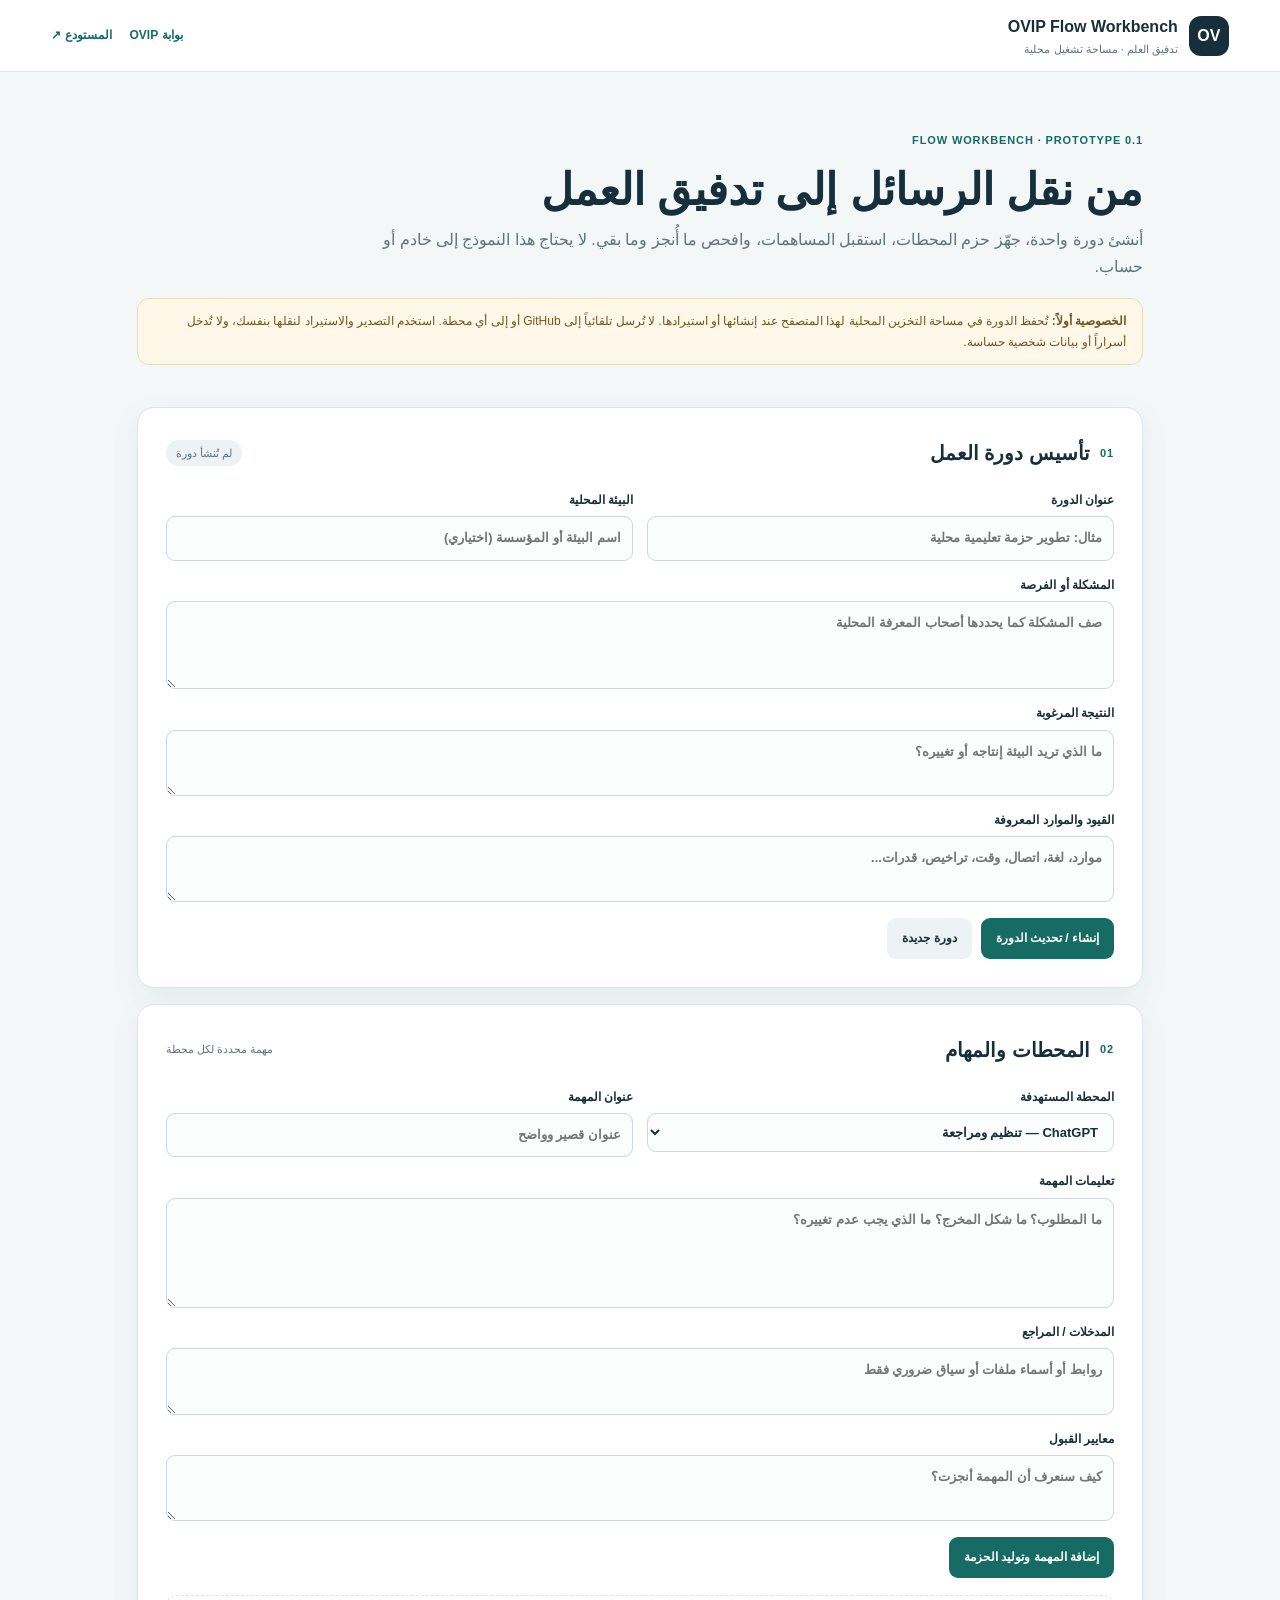
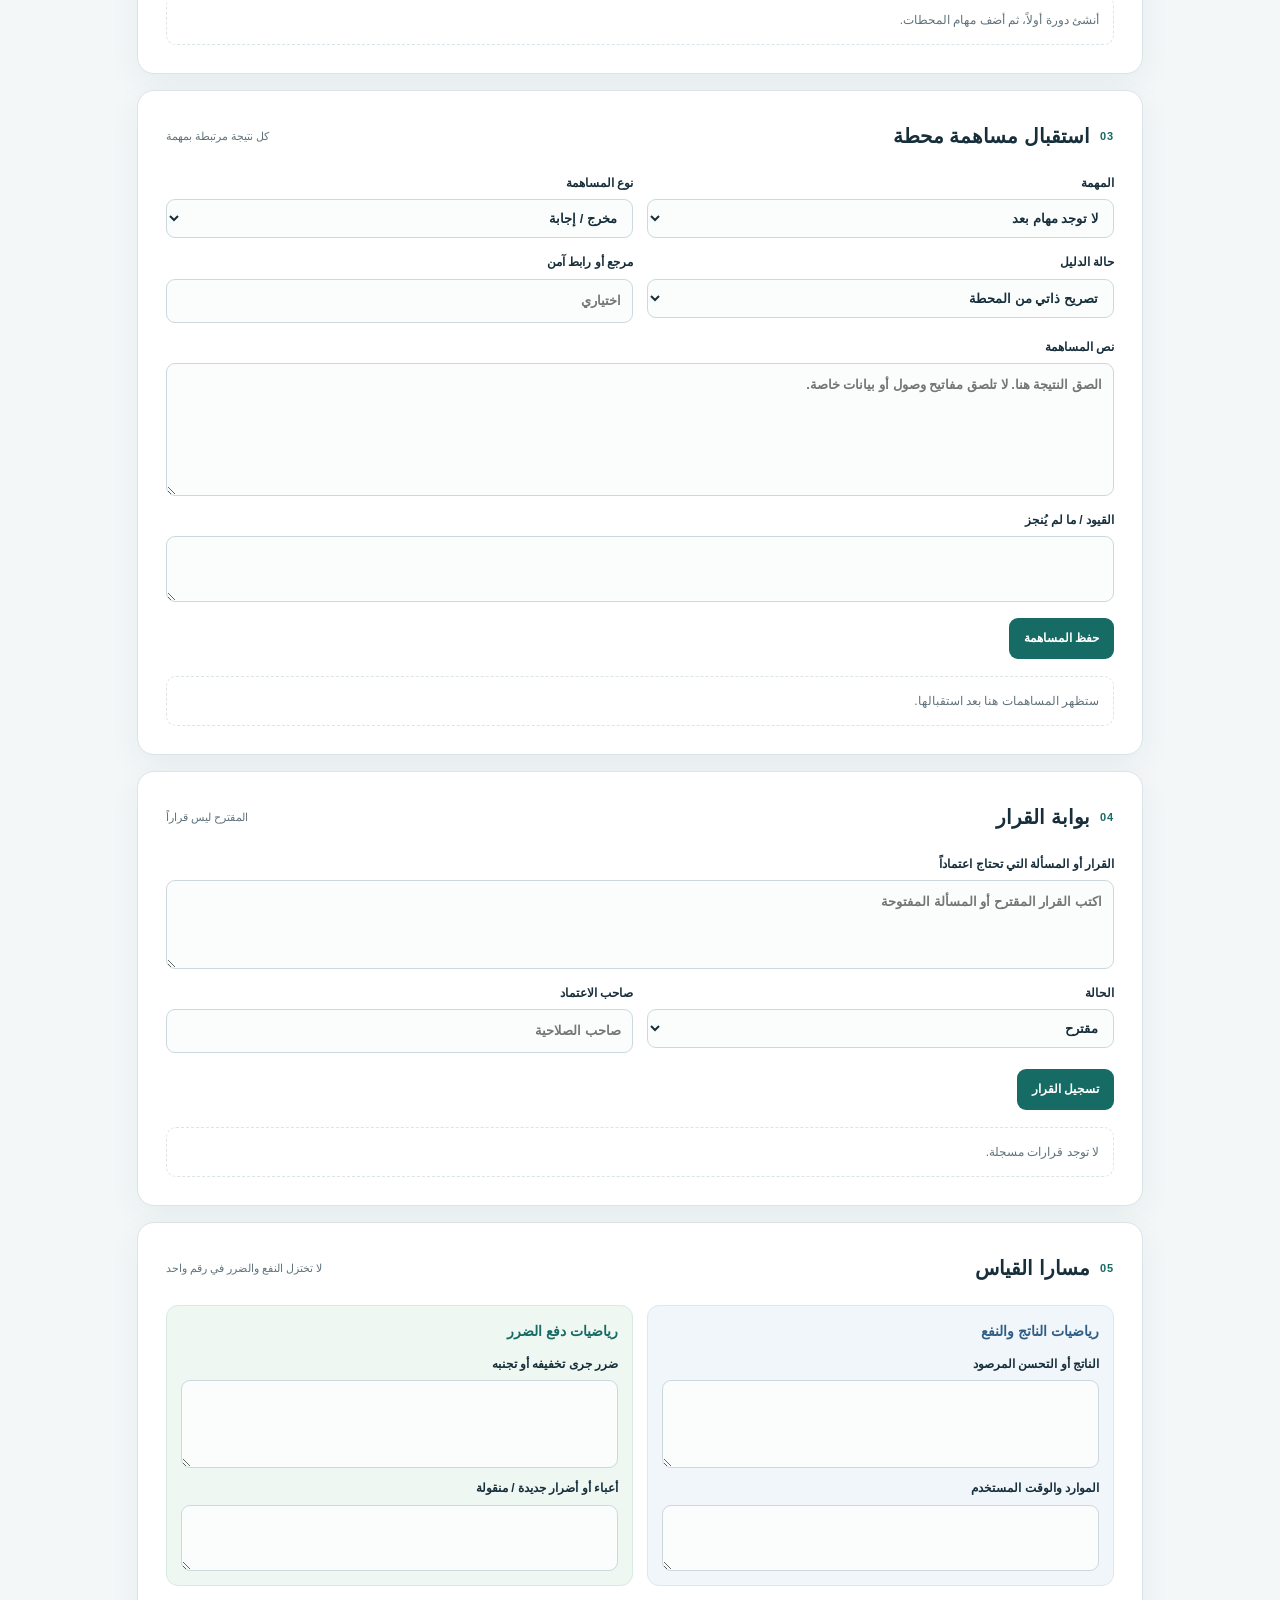
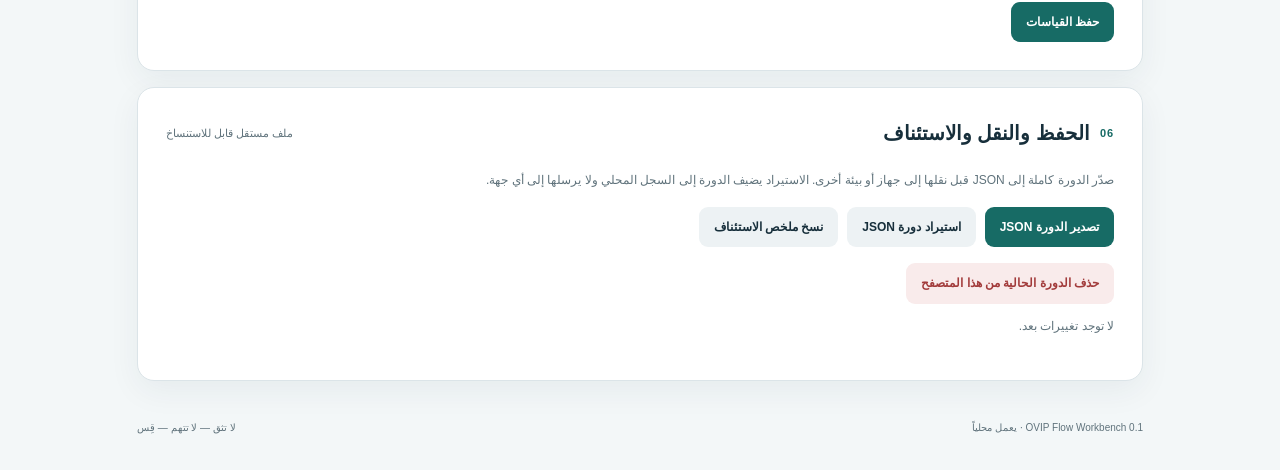
<file: portal/flow.html>
<!doctype html>
<html lang="ar" dir="rtl">
<head>
<meta charset="utf-8"><meta name="viewport" content="width=device-width,initial-scale=1">
<meta name="theme-color" content="#102b3a">
<meta name="description" content="OVIP Flow Workbench — local-first workflow capsules for people and AI applications.">
<title>OVIP Flow Workbench 0.1 | تدفيق العلم</title>
<link rel="stylesheet" href="./flow.css"><script defer src="./flow.js"></script>
</head>
<body>
<header class="top">
  <a class="brand" href="./index.html"><span class="mark">OV</span><span><b>OVIP Flow Workbench</b><small>تدفيق العلم · مساحة تشغيل محلية</small></span></a>
  <nav><a href="./index.html">بوابة OVIP</a><a href="https://github.com/kelmajri-glitch/rolling-science" target="_blank" rel="noopener">المستودع ↗</a></nav>
</header>
<main>
<section class="intro">
  <p class="eyebrow">FLOW WORKBENCH · PROTOTYPE 0.1</p>
  <h1>من نقل الرسائل إلى تدفيق العمل</h1>
  <p>أنشئ دورة واحدة، جهّز حزم المحطات، استقبل المساهمات، وافحص ما أُنجز وما بقي. لا يحتاج هذا النموذج إلى خادم أو حساب.</p>
  <div class="privacy"><b>الخصوصية أولاً:</b> تُحفظ الدورة في مساحة التخزين المحلية لهذا المتصفح عند إنشائها أو استيرادها. لا تُرسل تلقائياً إلى GitHub أو إلى أي محطة. استخدم التصدير والاستيراد لنقلها بنفسك، ولا تُدخل أسراراً أو بيانات شخصية حساسة.</div>
</section>
<section class="panel">
  <div class="panel-head"><div><span class="step">01</span><h2>تأسيس دورة العمل</h2></div><span id="save-state" class="pill">لم تُنشأ دورة</span></div>
  <form id="flow-form">
    <div class="grid">
      <label>عنوان الدورة<input id="flow-title" required maxlength="160" placeholder="مثال: تطوير حزمة تعليمية محلية"></label>
      <label>البيئة المحلية<input id="flow-env" maxlength="120" placeholder="اسم البيئة أو المؤسسة (اختياري)"></label>
      <label class="span">المشكلة أو الفرصة<textarea id="flow-problem" rows="3" required maxlength="4000" placeholder="صف المشكلة كما يحددها أصحاب المعرفة المحلية"></textarea></label>
      <label class="span">النتيجة المرغوبة<textarea id="flow-goal" rows="2" maxlength="2500" placeholder="ما الذي تريد البيئة إنتاجه أو تغييره؟"></textarea></label>
      <label class="span">القيود والموارد المعروفة<textarea id="flow-constraints" rows="2" maxlength="2500" placeholder="موارد، لغة، اتصال، وقت، تراخيص، قدرات..."></textarea></label>
    </div>
    <div class="actions"><button class="primary" type="submit">إنشاء / تحديث الدورة</button><button class="quiet" id="new-flow" type="button">دورة جديدة</button></div>
  </form>
</section>
<section class="panel">
  <div class="panel-head"><div><span class="step">02</span><h2>المحطات والمهام</h2></div><span class="hint">مهمة محددة لكل محطة</span></div>
  <div class="grid">
    <label>المحطة المستهدفة<select id="station"><option value="ChatGPT">ChatGPT — تنظيم ومراجعة</option><option value="DeepSeek">DeepSeek — بناء وإنتاج</option><option value="Copilot">Copilot — تجميع وفحص محلي</option><option value="Claude">Claude — مراجعة مستقلة</option><option value="Gemini">Gemini — حوكمة وحدود</option><option value="Perplexity">Perplexity — بحث ومصادر</option><option value="Local Human">مشارك بشري محلي</option><option value="Other">محطة أخرى</option></select></label>
    <label>عنوان المهمة<input id="task-title" maxlength="160" placeholder="عنوان قصير وواضح"></label>
    <label class="span">تعليمات المهمة<textarea id="task-instructions" rows="4" maxlength="5000" placeholder="ما المطلوب؟ ما شكل المخرج؟ ما الذي يجب عدم تغييره؟"></textarea></label>
    <label class="span">المدخلات / المراجع<textarea id="task-inputs" rows="2" maxlength="3000" placeholder="روابط أو أسماء ملفات أو سياق ضروري فقط"></textarea></label>
    <label class="span">معايير القبول<textarea id="task-acceptance" rows="2" maxlength="2500" placeholder="كيف سنعرف أن المهمة أنجزت؟"></textarea></label>
  </div>
  <div class="actions"><button class="primary" id="add-task" type="button">إضافة المهمة وتوليد الحزمة</button></div>
  <div id="task-list" class="task-list empty">أنشئ دورة أولاً، ثم أضف مهام المحطات.</div>
</section>
<section class="panel">
  <div class="panel-head"><div><span class="step">03</span><h2>استقبال مساهمة محطة</h2></div><span class="hint">كل نتيجة مرتبطة بمهمة</span></div>
  <div class="grid">
    <label>المهمة<select id="contrib-task"><option value="">لا توجد مهام بعد</option></select></label>
    <label>نوع المساهمة<select id="contrib-kind"><option value="مخرج">مخرج / إجابة</option><option value="دليل">دليل أو مصدر</option><option value="اعتراض">اعتراض</option><option value="اقتراح">اقتراح</option><option value="نتيجة اختبار">نتيجة اختبار</option><option value="قيد">قيد أو تعذر</option></select></label>
    <label>حالة الدليل<select id="evidence-kind"><option value="self_report">تصريح ذاتي من المحطة</option><option value="observed">حدث مرصود مباشرة</option><option value="tested">اختبار منفذ وموثق</option><option value="derived">استنتاج مبني على أدلة</option><option value="unverified">غير متحقق</option></select></label>
    <label>مرجع أو رابط آمن<input id="contrib-ref" maxlength="500" placeholder="اختياري"></label>
    <label class="span">نص المساهمة<textarea id="contrib-body" rows="5" required maxlength="20000" placeholder="الصق النتيجة هنا. لا تلصق مفاتيح وصول أو بيانات خاصة."></textarea></label>
    <label class="span">القيود / ما لم يُنجز<textarea id="contrib-limits" rows="2" maxlength="3000"></textarea></label>
  </div>
  <div class="actions"><button class="primary" id="add-contribution" type="button">حفظ المساهمة</button></div>
  <div id="contribution-list" class="contrib-list empty">ستظهر المساهمات هنا بعد استقبالها.</div>
</section>
<section class="panel">
  <div class="panel-head"><div><span class="step">04</span><h2>بوابة القرار</h2></div><span class="hint">المقترح ليس قراراً</span></div>
  <div class="grid">
    <label class="span">القرار أو المسألة التي تحتاج اعتماداً<textarea id="decision-text" rows="3" maxlength="4000" placeholder="اكتب القرار المقترح أو المسألة المفتوحة"></textarea></label>
    <label>الحالة<select id="decision-status"><option value="مقترح">مقترح</option><option value="قبول">قبول</option><option value="قبول جزئي">قبول جزئي</option><option value="تأجيل">تأجيل</option><option value="رفض">رفض</option><option value="طلب دليل إضافي">طلب دليل إضافي</option><option value="غير محسوم">غير محسوم</option></select></label>
    <label>صاحب الاعتماد<input id="decision-owner" maxlength="120" placeholder="صاحب الصلاحية"></label>
  </div>
  <div class="actions"><button class="primary" id="save-decision" type="button">تسجيل القرار</button></div>
  <div id="decision-list" class="decision-list empty">لا توجد قرارات مسجلة.</div>
</section>
<section class="panel">
  <div class="panel-head"><div><span class="step">05</span><h2>مسارا القياس</h2></div><span class="hint">لا تختزل النفع والضرر في رقم واحد</span></div>
  <div class="grid two">
    <div class="measure"><h3>رياضيات الناتج والنفع</h3><label>الناتج أو التحسن المرصود<textarea id="benefit" rows="3" maxlength="3000"></textarea></label><label>الموارد والوقت المستخدم<textarea id="benefit-cost" rows="2" maxlength="2000"></textarea></label></div>
    <div class="measure harm"><h3>رياضيات دفع الضرر</h3><label>ضرر جرى تخفيفه أو تجنبه<textarea id="harm-reduced" rows="3" maxlength="3000"></textarea></label><label>أعباء أو أضرار جديدة / منقولة<textarea id="harm-created" rows="2" maxlength="2000"></textarea></label></div>
  </div>
  <div class="actions"><button class="primary" id="save-measures" type="button">حفظ القياسات</button></div>
</section>
<section class="panel export">
  <div class="panel-head"><div><span class="step">06</span><h2>الحفظ والنقل والاستئناف</h2></div><span class="hint">ملف مستقل قابل للاستنساخ</span></div>
  <p class="small">صدّر الدورة كاملة إلى JSON قبل نقلها إلى جهاز أو بيئة أخرى. الاستيراد يضيف الدورة إلى السجل المحلي ولا يرسلها إلى أي جهة.</p>
  <div class="actions"><button class="primary" id="export-flow" type="button">تصدير الدورة JSON</button><label class="file-button">استيراد دورة JSON<input id="import-flow" type="file" accept="application/json,.json"></label><button class="quiet" id="copy-context" type="button">نسخ ملخص الاستئناف</button></div>
  <div class="actions"><button class="danger" id="delete-flow" type="button">حذف الدورة الحالية من هذا المتصفح</button></div>
  <p id="status" class="status" role="status" aria-live="polite">لا توجد تغييرات بعد.</p>
</section>
<footer><span>OVIP Flow Workbench 0.1 · يعمل محلياً</span><span>لا تثق — لا تتهم — قِس</span></footer>
</main>
</body></html>
</file>
<file: portal/styles.css>
:root{color-scheme:light;--ink:#142d3b;--muted:#60717b;--line:#dbe4e8;--paper:#f5f8f9;--white:#fff;--accent:#176b65;--accent-soft:#e7f2ef;--gold:#b77a28;--shadow:0 14px 40px rgba(20,45,59,.07)}
*{box-sizing:border-box}
html{scroll-behavior:smooth}
body{margin:0;background:var(--paper);color:var(--ink);font-family:Tahoma,Arial,sans-serif;line-height:1.75}
a{color:inherit}
.topbar{height:76px;padding:0 max(5vw,22px);display:flex;align-items:center;justify-content:space-between;background:var(--white);border-bottom:1px solid var(--line)}
.brand{display:flex;align-items:center;gap:12px;text-decoration:none}.brand-mark{width:42px;height:42px;border-radius:13px;background:var(--ink);color:white;display:grid;place-items:center;font-weight:800;letter-spacing:.04em}.brand strong,.brand small{display:block;line-height:1.35}.brand small{font-size:11px;color:var(--muted);direction:ltr;text-align:right}.repo-link{font-size:13px;text-decoration:none;color:var(--accent);font-weight:700}
main{max-width:1120px;margin:auto;padding:0 24px}
.hero{padding:76px 0 48px}.eyebrow{font-size:11px;letter-spacing:.12em;color:var(--accent);font-weight:800;direction:ltr;text-align:right}.hero h1{max-width:760px;font-size:clamp(30px,5vw,54px);line-height:1.28;letter-spacing:-.04em;margin:14px 0}.lead{max-width:760px;color:var(--muted);font-size:17px;margin:0 0 30px}
.snapshot{display:grid;grid-template-columns:1fr 1.3fr 1fr;gap:12px;background:var(--white);border:1px solid var(--line);border-radius:16px;padding:16px 20px;box-shadow:var(--shadow)}.snapshot>div{min-width:0}.snapshot-label,.snapshot strong,.snapshot code{display:block}.snapshot-label{font-size:11px;color:var(--muted)}.snapshot strong{font-size:14px}.snapshot code{direction:ltr;text-align:right;overflow-wrap:anywhere;font-size:12px}.micro{font-size:11px;color:var(--muted);margin-top:10px}
.principles{display:grid;grid-template-columns:repeat(3,1fr);gap:14px;margin:20px 0 74px}.principles article{background:var(--accent-soft);border-radius:14px;padding:18px 20px}.principles span{font-size:11px;color:var(--accent);font-weight:800}.principles h2{font-size:17px;margin:6px 0}.principles p{font-size:13px;color:var(--muted);margin:0}
.section{padding:44px 0;border-top:1px solid var(--line)}.section-heading{display:flex;align-items:end;justify-content:space-between;gap:24px;margin-bottom:24px}.section-heading h2,.section>h2{font-size:30px;line-height:1.3;margin:4px 0}.section-heading>p{max-width:440px;font-size:13px;color:var(--muted);margin:0}
.reading-grid{display:grid;grid-template-columns:repeat(4,1fr);gap:12px}.read-card{background:var(--white);border:1px solid var(--line);border-radius:13px;padding:17px;text-decoration:none;min-height:130px;display:flex;flex-direction:column;transition:transform .18s,border-color .18s}.read-card:hover{transform:translateY(-2px);border-color:var(--accent)}.read-card span{font-size:11px;color:var(--accent);font-weight:800}.read-card strong{font-size:14px;margin:7px 0 2px}.read-card small{font-size:11px;color:var(--muted)}
.introspection{padding-bottom:64px}.notice{background:#fff8e9;border:1px solid #efdfb9;color:#70521e;padding:14px 17px;border-radius:12px;font-size:13px;margin-bottom:22px}
form{background:var(--white);border:1px solid var(--line);border-radius:18px;padding:clamp(18px,4vw,34px);box-shadow:var(--shadow)}fieldset{border:0;border-top:1px solid var(--line);padding:24px 0;margin:0}fieldset:first-child{border-top:0;padding-top:0}legend{font-size:17px;font-weight:800;padding:0 0 12px}.form-grid{display:grid;grid-template-columns:repeat(2,minmax(0,1fr));gap:16px}label{display:flex;flex-direction:column;gap:7px;font-size:13px;font-weight:700}.wide{grid-column:1/-1}input,select,textarea{width:100%;font:inherit;font-size:13px;color:var(--ink);background:#fbfcfc;border:1px solid #ccd8dd;border-radius:9px;padding:11px 12px;outline:none}input:focus,select:focus,textarea:focus{border-color:var(--accent);box-shadow:0 0 0 3px rgba(23,107,101,.1)}textarea{resize:vertical;min-height:68px}input::placeholder,textarea::placeholder{color:#9aa8ae;font-weight:400}.field-help{font-size:11px;color:var(--muted);margin:0 0 12px}
.consent-box{background:#f5f8f9;border-radius:11px;padding:14px 16px;display:grid;gap:10px}.checkline{display:flex;flex-direction:row;align-items:flex-start;gap:9px;font-size:12px;font-weight:500}.checkline input{width:16px;height:16px;margin-top:4px;accent-color:var(--accent)}.form-actions{display:flex;gap:10px;flex-wrap:wrap;margin-top:20px}button{font:inherit;border:0;border-radius:9px;padding:12px 18px;font-size:13px;font-weight:800;cursor:pointer}.primary{background:var(--accent);color:white}.primary:hover{background:#105650}.secondary{background:#edf2f4;color:var(--ink)}.form-status{font-size:12px;color:var(--muted);min-height:24px;margin:12px 0 0}
.boundary{padding-bottom:60px}.boundary-grid{display:grid;grid-template-columns:1fr 1fr;gap:14px}.boundary-grid>div{background:var(--white);border:1px solid var(--line);border-radius:13px;padding:18px}.boundary-grid h3{margin:0 0 8px;font-size:15px}.boundary-grid ul{margin:0;padding-right:20px;font-size:13px;color:var(--muted)}
footer{border-top:1px solid var(--line);background:white;padding:20px max(5vw,22px);display:flex;justify-content:space-between;gap:12px;font-size:11px;color:var(--muted)}footer a{color:var(--accent);text-decoration:none}
@media(max-width:800px){.reading-grid{grid-template-columns:repeat(2,1fr)}.section-heading{display:block}.section-heading>p{margin-top:10px}.snapshot{grid-template-columns:1fr}.snapshot>div{border-bottom:1px solid var(--line);padding-bottom:8px}.snapshot>div:last-child{border:0;padding:0}.hero{padding-top:50px}}
@media(max-width:560px){main{padding:0 16px}.topbar{padding:0 16px}.brand small{font-size:9px}.principles{grid-template-columns:1fr;margin-bottom:45px}.reading-grid,.form-grid,.boundary-grid{grid-template-columns:1fr}.wide{grid-column:auto}.section-heading h2,.section>h2{font-size:25px}.hero h1{font-size:34px}.lead{font-size:15px}footer{flex-direction:column}}
@media(prefers-reduced-motion:reduce){html{scroll-behavior:auto}*,*::before,*::after{transition:none!important}}
</file>
<file: portal/alnatiq-lab.css>
:root{--ink:#172f3b;--muted:#60727b;--line:#dbe4e8;--paper:#f4f7f8;--white:#fff;--accent:#176b65;--soft:#e8f2f0;--warn:#fff7e8;--danger:#9c3c34}
*{box-sizing:border-box}body{margin:0;background:var(--paper);color:var(--ink);font-family:Tahoma,Arial,sans-serif;line-height:1.7}
a{color:inherit}.topbar{min-height:68px;padding:10px max(4vw,18px);display:flex;align-items:center;justify-content:space-between;gap:18px;background:#fff;border-bottom:1px solid var(--line)}.brand{display:flex;align-items:center;gap:10px;text-decoration:none}.mark{width:38px;height:38px;border-radius:11px;background:var(--ink);color:white;display:grid;place-items:center;font-weight:800}.brand b,.brand small{display:block;line-height:1.35}.brand small{font-size:11px;color:var(--muted)}nav{display:flex;gap:18px;flex-wrap:wrap}nav a{font-size:12px;color:var(--accent);text-decoration:none;font-weight:700}
main{max-width:1120px;margin:auto;padding:0 22px}.hero{padding:48px 0 26px}.eyebrow{font-size:10px;color:var(--accent);font-weight:800;letter-spacing:.12em;direction:ltr;text-align:right}.hero h1{font-size:clamp(28px,4.5vw,46px);line-height:1.3;margin:8px 0 10px}.lead{max-width:780px;color:var(--muted);font-size:15px;margin:0 0 20px}.notice{background:var(--warn);border:1px solid #ecdcb7;border-radius:12px;padding:12px 16px;font-size:12px;color:#6b5425}.stats{display:grid;grid-template-columns:repeat(3,1fr);gap:12px;margin-top:18px}.stats div{background:#fff;border:1px solid var(--line);border-radius:12px;padding:12px 16px}.stats small,.stats strong{display:block}.stats small{font-size:11px;color:var(--muted)}.stats strong{font-size:24px;font-variant-numeric:tabular-nums}
.panel{background:#fff;border:1px solid var(--line);border-radius:16px;padding:clamp(16px,3vw,28px);margin:18px 0;box-shadow:0 10px 30px rgba(23,47,59,.04)}.section-head{display:flex;justify-content:space-between;align-items:center;gap:16px;margin-bottom:18px}.section-head h2{font-size:23px;margin:3px 0}.pill{font-size:10px;background:var(--soft);color:var(--accent);padding:5px 10px;border-radius:30px;white-space:nowrap}
.privacy-fields{border:1px solid var(--line);border-radius:10px;padding:12px;background:#fbfcfc}.check{display:flex;flex-direction:row;align-items:center;gap:10px;margin-bottom:10px}.check input{width:17px;height:17px;accent-color:var(--accent)}.grid{display:grid;grid-template-columns:repeat(2,minmax(0,1fr));gap:14px}label{display:flex;flex-direction:column;gap:6px;font-size:12px;font-weight:700}.wide{grid-column:1/-1}input,select,textarea{font:inherit;font-size:12px;color:var(--ink);background:#fbfcfc;border:1px solid #ccd8dd;border-radius:8px;padding:10px 11px;width:100%;min-width:0}textarea{resize:vertical;min-height:60px}input:focus,select:focus,textarea:focus{outline:2px solid #b9d9d4;border-color:var(--accent)}input::placeholder,textarea::placeholder{color:#9aa8ae;font-weight:400}.actions{display:flex;flex-wrap:wrap;gap:9px;margin-top:18px}button{font:inherit;font-size:12px;font-weight:800;border:0;border-radius:8px;padding:10px 15px;cursor:pointer}.primary{background:var(--accent);color:#fff}.secondary{background:#edf2f4;color:var(--ink)}.danger{background:#f8e9e7;color:var(--danger)}button:hover{filter:brightness(.97)}button:focus-visible{outline:3px solid #8bbdb6;outline-offset:2px}.status{font-size:11px;color:var(--muted);min-height:20px;margin:10px 0 0}.filters{display:flex;gap:8px}.filters select{width:auto;min-width:120px}
.record-list{display:grid;gap:10px}.record{border:1px solid var(--line);border-radius:11px;padding:13px 15px;display:grid;grid-template-columns:minmax(0,1fr) auto;gap:12px;align-items:center}.record h3{font-size:14px;margin:0 0 3px;overflow-wrap:anywhere}.record p{font-size:11px;color:var(--muted);margin:0}.record-meta{display:flex;flex-wrap:wrap;gap:6px;margin-top:7px}.tag{font-size:10px;background:#eef3f5;border-radius:20px;padding:3px 8px;color:#435761}.record-buttons{display:flex;gap:6px;flex-wrap:wrap}.record-buttons button{padding:7px 9px;font-size:10px}.empty{color:var(--muted);font-size:12px;padding:14px 0}.export-actions{border-top:1px solid var(--line);padding-top:16px}.footer-note{font-size:12px;background:#edf3f4;border-radius:12px;padding:15px 18px;margin:22px 0 36px;color:#425963}footer{text-align:center;color:var(--muted);font-size:10px;padding:20px;border-top:1px solid var(--line);background:#fff}
@media(max-width:700px){.topbar{align-items:flex-start;flex-direction:column}.hero{padding-top:34px}.grid{grid-template-columns:1fr}.wide{grid-column:auto}.section-head{align-items:flex-start;flex-direction:column}.record{grid-template-columns:1fr}.record-buttons{justify-content:flex-start}.filters{width:100%}.filters select{flex:1;min-width:0}.stats{gap:7px}.stats div{padding:10px}.stats strong{font-size:20px}}
</file>
<file: portal/flow.css>
:root{color-scheme:light;--ink:#172f3b;--muted:#60737c;--line:#dbe4e8;--paper:#f3f7f8;--white:#fff;--teal:#176b65;--teal-soft:#e8f3f0;--blue:#315e86;--amber:#95621c;--red:#a23b3b;--shadow:0 10px 32px rgba(18,48,62,.06)}
*{box-sizing:border-box}body{margin:0;background:var(--paper);color:var(--ink);font-family:Tahoma,Arial,sans-serif;line-height:1.7}.top{height:72px;background:#fff;border-bottom:1px solid var(--line);padding:0 max(4vw,18px);display:flex;align-items:center;justify-content:space-between}.brand{display:flex;align-items:center;gap:11px;text-decoration:none;color:inherit}.mark{width:40px;height:40px;display:grid;place-items:center;border-radius:12px;background:var(--ink);color:white;font-weight:900}.brand b,.brand small{display:block}.brand small{font-size:11px;color:var(--muted)}nav{display:flex;gap:18px;font-size:12px}nav a{color:var(--teal);text-decoration:none;font-weight:700}main{max-width:1050px;padding:0 22px;margin:auto}.intro{padding:48px 0 26px}.eyebrow,.step{font-size:11px;color:var(--teal);font-weight:900;letter-spacing:.08em}.intro h1{font-size:clamp(28px,5vw,44px);line-height:1.3;margin:8px 0}.intro>p:not(.eyebrow){max-width:760px;color:var(--muted);margin:0 0 18px}.privacy{background:#fff7e8;border:1px solid #ecdcb9;border-radius:12px;padding:12px 16px;font-size:12px;color:#725522}.panel{background:#fff;border:1px solid var(--line);border-radius:17px;padding:clamp(17px,3vw,28px);margin:16px 0;box-shadow:var(--shadow)}.panel-head{display:flex;align-items:center;justify-content:space-between;gap:12px;margin-bottom:20px}.panel-head>div{display:flex;align-items:center;gap:10px}.panel h2{font-size:20px;margin:0}.hint,.pill{font-size:11px;color:var(--muted)}.pill{border-radius:99px;padding:4px 10px;background:#edf2f4}.grid{display:grid;grid-template-columns:repeat(2,minmax(0,1fr));gap:14px}.span{grid-column:1/-1}label{display:flex;flex-direction:column;gap:6px;font-size:12px;font-weight:700}input,select,textarea{width:100%;border:1px solid #ccd8dd;border-radius:9px;padding:10px 11px;background:#fbfdfd;color:var(--ink);font:inherit;font-size:13px;outline:none}input:focus,select:focus,textarea:focus{border-color:var(--teal);box-shadow:0 0 0 3px #176b6518}textarea{resize:vertical;min-height:62px}.actions{display:flex;align-items:center;gap:9px;flex-wrap:wrap;margin-top:16px}button,.file-button{border:0;border-radius:9px;padding:10px 15px;font:inherit;font-size:12px;font-weight:800;cursor:pointer}.primary{background:var(--teal);color:white}.quiet,.file-button{background:#edf2f4;color:var(--ink)}.danger{background:#f9ebeb;color:var(--red)}.file-button input{display:none}.task-list,.contrib-list,.decision-list{margin-top:17px;display:grid;gap:10px}.empty{padding:14px;border:1px dashed var(--line);border-radius:10px;color:var(--muted);font-size:12px}.item{border:1px solid var(--line);border-radius:12px;padding:13px;display:grid;gap:8px}.item-top{display:flex;justify-content:space-between;gap:12px;align-items:flex-start}.item h3{margin:0;font-size:14px}.meta{font-size:10px;color:var(--muted);overflow-wrap:anywhere}.item p{margin:0;font-size:12px;white-space:pre-wrap;overflow-wrap:anywhere}.item-actions{display:flex;gap:7px;flex-wrap:wrap}.item-actions button{padding:6px 9px;font-size:10px}.capsule{white-space:pre-wrap;direction:rtl;background:#f5f8f9;border:1px solid var(--line);padding:12px;border-radius:9px;font:11px/1.7 Tahoma,Arial,sans-serif;max-height:260px;overflow:auto}.tag{font-size:10px;border-radius:30px;padding:3px 8px;background:#edf2f4;color:#445963;white-space:nowrap}.measure{background:#f1f6fa;border:1px solid #dce8f0;padding:14px;border-radius:12px;display:grid;gap:10px}.measure h3{margin:0;font-size:14px;color:var(--blue)}.measure.harm{background:#eff7f3;border-color:#d8ebe1}.measure.harm h3{color:var(--teal)}.two{grid-template-columns:1fr 1fr}.small{font-size:12px;color:var(--muted)}.status{font-size:12px;color:var(--muted);min-height:24px}footer{display:flex;justify-content:space-between;padding:22px 0 34px;color:var(--muted);font-size:10px}
@media(max-width:650px){main{padding:0 13px}.top{padding:0 13px}.brand small{font-size:9px}nav{gap:10px;font-size:10px}.intro{padding-top:34px}.grid,.two{grid-template-columns:1fr}.span{grid-column:auto}.panel-head{align-items:flex-start;flex-direction:column}.panel h2{font-size:18px}footer{flex-direction:column;gap:5px}}
</file>
